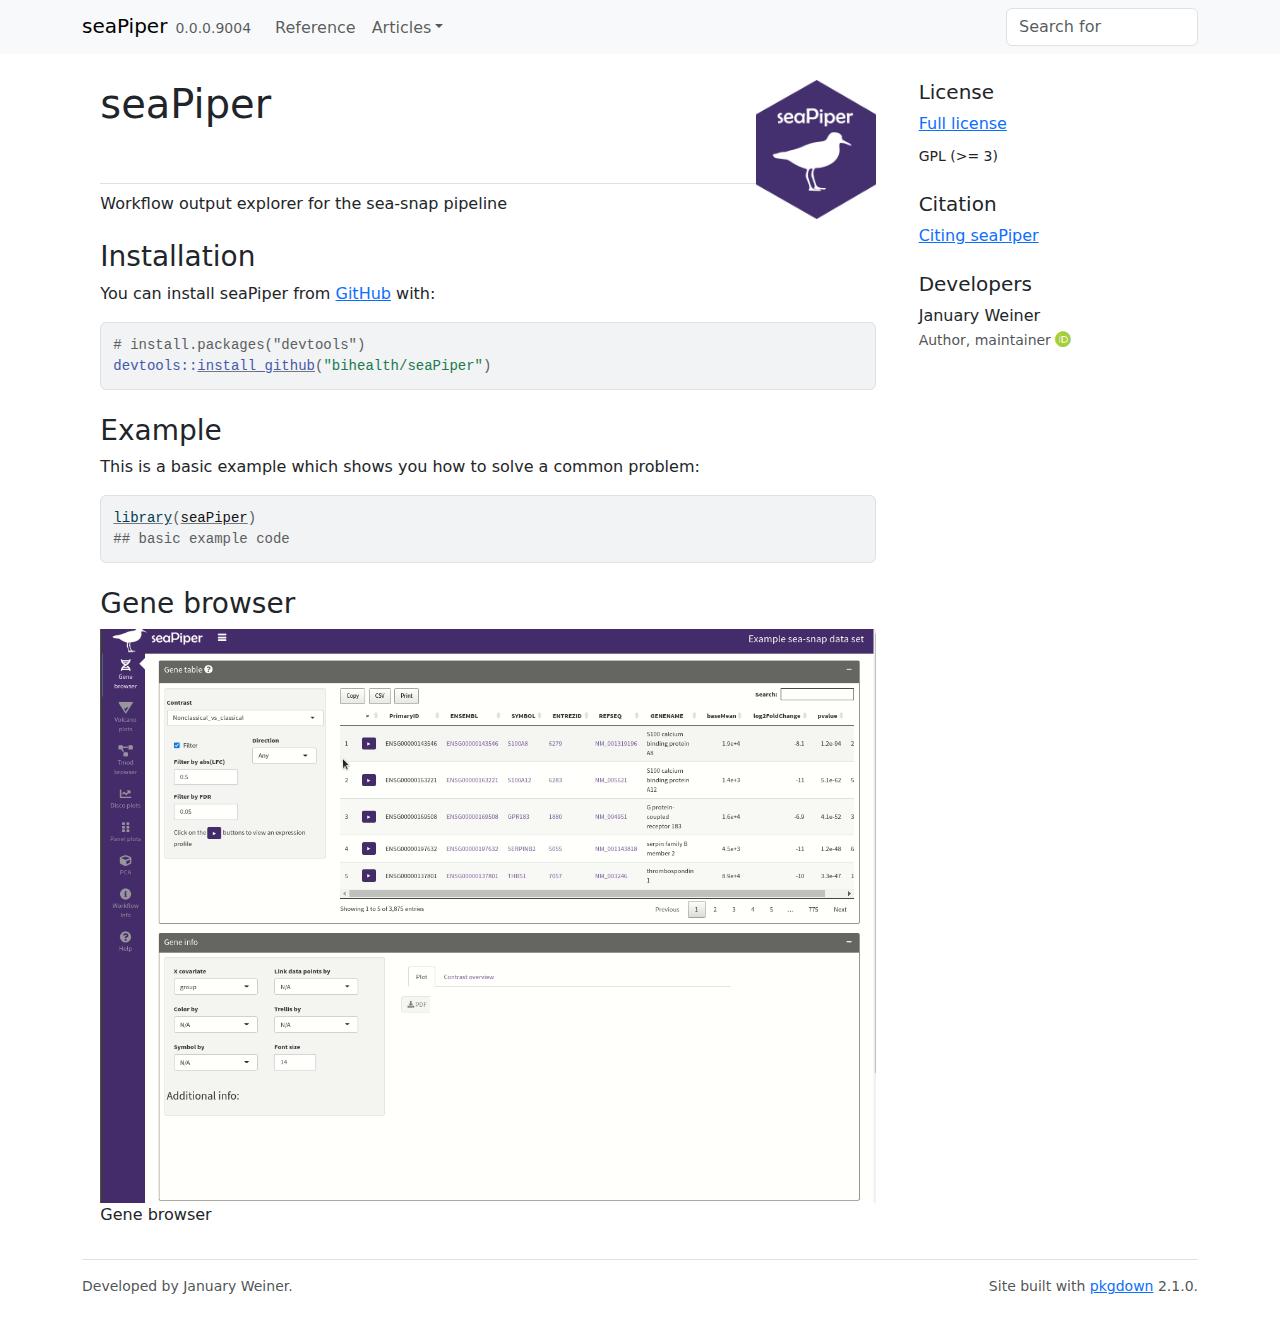
<file: docs/index.html>
<!DOCTYPE html>
<!-- Generated by pkgdown: do not edit by hand --><html lang="en">
<head>
<meta http-equiv="Content-Type" content="text/html; charset=UTF-8">
<meta charset="utf-8">
<meta http-equiv="X-UA-Compatible" content="IE=edge">
<meta name="viewport" content="width=device-width, initial-scale=1, shrink-to-fit=no">
<title>Workflow output explorer for the sea-snap pipeline • seaPiper</title>
<!-- favicons --><link rel="icon" type="image/png" sizes="16x16" href="favicon-16x16.png">
<link rel="icon" type="image/png" sizes="32x32" href="favicon-32x32.png">
<link rel="apple-touch-icon" type="image/png" sizes="180x180" href="apple-touch-icon.png">
<link rel="apple-touch-icon" type="image/png" sizes="120x120" href="apple-touch-icon-120x120.png">
<link rel="apple-touch-icon" type="image/png" sizes="76x76" href="apple-touch-icon-76x76.png">
<link rel="apple-touch-icon" type="image/png" sizes="60x60" href="apple-touch-icon-60x60.png">
<script src="deps/jquery-3.6.0/jquery-3.6.0.min.js"></script><meta name="viewport" content="width=device-width, initial-scale=1, shrink-to-fit=no">
<link href="deps/bootstrap-5.3.1/bootstrap.min.css" rel="stylesheet">
<script src="deps/bootstrap-5.3.1/bootstrap.bundle.min.js"></script><link href="deps/font-awesome-6.4.2/css/all.min.css" rel="stylesheet">
<link href="deps/font-awesome-6.4.2/css/v4-shims.min.css" rel="stylesheet">
<script src="deps/headroom-0.11.0/headroom.min.js"></script><script src="deps/headroom-0.11.0/jQuery.headroom.min.js"></script><script src="deps/bootstrap-toc-1.0.1/bootstrap-toc.min.js"></script><script src="deps/clipboard.js-2.0.11/clipboard.min.js"></script><script src="deps/search-1.0.0/autocomplete.jquery.min.js"></script><script src="deps/search-1.0.0/fuse.min.js"></script><script src="deps/search-1.0.0/mark.min.js"></script><!-- pkgdown --><script src="pkgdown.js"></script><meta property="og:title" content="Workflow output explorer for the sea-snap pipeline">
<meta name="description" content="Launch a shiny app for viewing / exploring the results of a differential expression analysis performed in sea-snap.">
<meta property="og:description" content="Launch a shiny app for viewing / exploring the results of a differential expression analysis performed in sea-snap.">
<meta property="og:image" content="https://bihealth.github.io/seaPiper/logo.png">
</head>
<body>
    <a href="#main" class="visually-hidden-focusable">Skip to contents</a>


    <nav class="navbar navbar-expand-lg fixed-top bg-light" data-bs-theme="light" aria-label="Site navigation"><div class="container">

    <a class="navbar-brand me-2" href="index.html">seaPiper</a>

    <small class="nav-text text-muted me-auto" data-bs-toggle="tooltip" data-bs-placement="bottom" title="">0.0.0.9004</small>


    <button class="navbar-toggler" type="button" data-bs-toggle="collapse" data-bs-target="#navbar" aria-controls="navbar" aria-expanded="false" aria-label="Toggle navigation">
      <span class="navbar-toggler-icon"></span>
    </button>

    <div id="navbar" class="collapse navbar-collapse ms-3">
      <ul class="navbar-nav me-auto">
<li class="nav-item"><a class="nav-link" href="reference/index.html">Reference</a></li>
<li class="nav-item dropdown">
  <button class="nav-link dropdown-toggle" type="button" id="dropdown-articles" data-bs-toggle="dropdown" aria-expanded="false" aria-haspopup="true">Articles</button>
  <ul class="dropdown-menu" aria-labelledby="dropdown-articles">
<li><a class="dropdown-item" href="articles/usage.html">seaPiper usage</a></li>
  </ul>
</li>
      </ul>
<ul class="navbar-nav">
<li class="nav-item"><form class="form-inline" role="search">
 <input class="form-control" type="search" name="search-input" id="search-input" autocomplete="off" aria-label="Search site" placeholder="Search for" data-search-index="search.json">
</form></li>
      </ul>
</div>


  </div>
</nav><div class="container template-home">
<div class="row">
  <main id="main" class="col-md-9"><div class="section level1">
<div class="page-header">
<img src="logo.png" class="logo" alt=""><h1 id="seapiper-">seaPiper <a class="anchor" aria-label="anchor" href="#seapiper-"></a>
</h1>
</div>
<p>Workflow output explorer for the sea-snap pipeline</p>
<!-- badges: start -->
<!-- badges: end -->
<div class="section level2">
<h2 id="installation">Installation<a class="anchor" aria-label="anchor" href="#installation"></a>
</h2>
<p>You can install seaPiper from <a href="https://github.com/" class="external-link">GitHub</a> with:</p>
<div class="sourceCode" id="cb1"><pre class="downlit sourceCode r">
<code class="sourceCode R"><span><span class="co"># install.packages("devtools")</span></span>
<span><span class="fu">devtools</span><span class="fu">::</span><span class="fu"><a href="https://remotes.r-lib.org/reference/install_github.html" class="external-link">install_github</a></span><span class="op">(</span><span class="st">"bihealth/seaPiper"</span><span class="op">)</span></span></code></pre></div>
</div>
<div class="section level2">
<h2 id="example">Example<a class="anchor" aria-label="anchor" href="#example"></a>
</h2>
<p>This is a basic example which shows you how to solve a common problem:</p>
<div class="sourceCode" id="cb2"><pre class="downlit sourceCode r">
<code class="sourceCode R"><span><span class="kw"><a href="https://rdrr.io/r/base/library.html" class="external-link">library</a></span><span class="op">(</span><span class="va"><a href="https://bihealth.github.io/seaPiper/">seaPiper</a></span><span class="op">)</span></span>
<span><span class="co">## basic example code</span></span></code></pre></div>
</div>
<div class="section level2">
<h2 id="gene-browser">Gene browser<a class="anchor" aria-label="anchor" href="#gene-browser"></a>
</h2>
<div class="figure">
<img src="reference/figures/gene_browser.gif" alt=""><p class="caption">Gene browser</p>
</div>
</div>
</div>
  </main><aside class="col-md-3"><div class="license">
<h2 data-toc-skip>License</h2>
<ul class="list-unstyled">
<li><a href="LICENSE.html">Full license</a></li>
<li><small>GPL (&gt;= 3)</small></li>
</ul>
</div>


<div class="citation">
<h2 data-toc-skip>Citation</h2>
<ul class="list-unstyled">
<li><a href="authors.html#citation">Citing seaPiper</a></li>
</ul>
</div>

<div class="developers">
<h2 data-toc-skip>Developers</h2>
<ul class="list-unstyled">
<li>January Weiner <br><small class="roles"> Author, maintainer </small> <a href="https://orcid.org/0000-0003-1438-7819" target="orcid.widget" aria-label="ORCID" class="external-link"><span class="fab fa-orcid orcid" aria-hidden="true"></span></a> </li>
</ul>
</div>



  </aside>
</div>


    <footer><div class="pkgdown-footer-left">
  <p>Developed by January Weiner.</p>
</div>

<div class="pkgdown-footer-right">
  <p>Site built with <a href="https://pkgdown.r-lib.org/" class="external-link">pkgdown</a> 2.1.0.</p>
</div>

    </footer>
</div>





  </body>
</html>
</file>
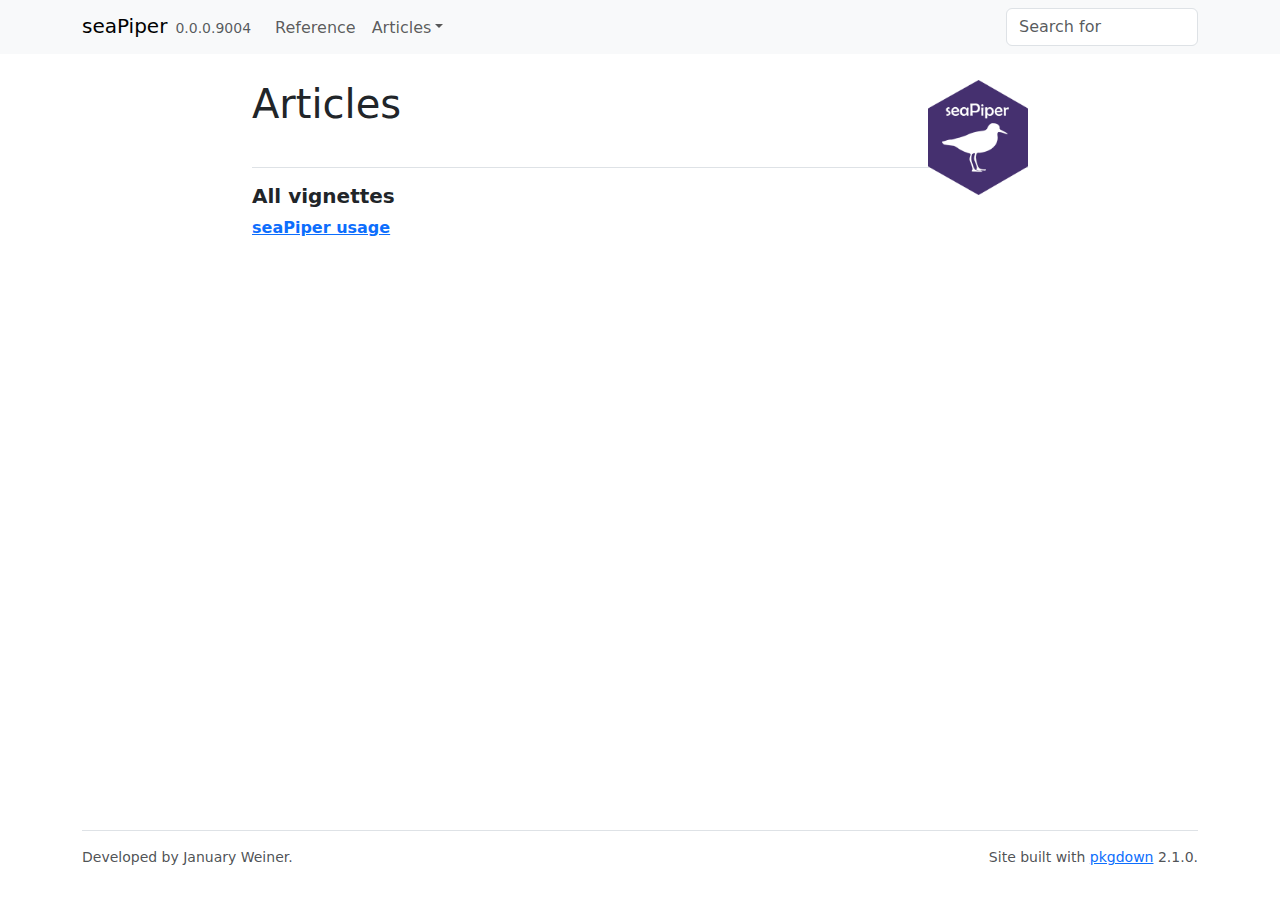
<file: docs/articles/index.html>
<!DOCTYPE html>
<!-- Generated by pkgdown: do not edit by hand --><html lang="en"><head><meta http-equiv="Content-Type" content="text/html; charset=UTF-8"><meta charset="utf-8"><meta http-equiv="X-UA-Compatible" content="IE=edge"><meta name="viewport" content="width=device-width, initial-scale=1, shrink-to-fit=no"><title>Articles • seaPiper</title><!-- favicons --><link rel="icon" type="image/png" sizes="16x16" href="../favicon-16x16.png"><link rel="icon" type="image/png" sizes="32x32" href="../favicon-32x32.png"><link rel="apple-touch-icon" type="image/png" sizes="180x180" href="../apple-touch-icon.png"><link rel="apple-touch-icon" type="image/png" sizes="120x120" href="../apple-touch-icon-120x120.png"><link rel="apple-touch-icon" type="image/png" sizes="76x76" href="../apple-touch-icon-76x76.png"><link rel="apple-touch-icon" type="image/png" sizes="60x60" href="../apple-touch-icon-60x60.png"><script src="../deps/jquery-3.6.0/jquery-3.6.0.min.js"></script><meta name="viewport" content="width=device-width, initial-scale=1, shrink-to-fit=no"><link href="../deps/bootstrap-5.3.1/bootstrap.min.css" rel="stylesheet"><script src="../deps/bootstrap-5.3.1/bootstrap.bundle.min.js"></script><link href="../deps/font-awesome-6.4.2/css/all.min.css" rel="stylesheet"><link href="../deps/font-awesome-6.4.2/css/v4-shims.min.css" rel="stylesheet"><script src="../deps/headroom-0.11.0/headroom.min.js"></script><script src="../deps/headroom-0.11.0/jQuery.headroom.min.js"></script><script src="../deps/bootstrap-toc-1.0.1/bootstrap-toc.min.js"></script><script src="../deps/clipboard.js-2.0.11/clipboard.min.js"></script><script src="../deps/search-1.0.0/autocomplete.jquery.min.js"></script><script src="../deps/search-1.0.0/fuse.min.js"></script><script src="../deps/search-1.0.0/mark.min.js"></script><!-- pkgdown --><script src="../pkgdown.js"></script><meta property="og:title" content="Articles"><meta property="og:image" content="https://bihealth.github.io/seaPiper/logo.png"></head><body>
    <a href="#main" class="visually-hidden-focusable">Skip to contents</a>


    <nav class="navbar navbar-expand-lg fixed-top bg-light" data-bs-theme="light" aria-label="Site navigation"><div class="container">

    <a class="navbar-brand me-2" href="../index.html">seaPiper</a>

    <small class="nav-text text-muted me-auto" data-bs-toggle="tooltip" data-bs-placement="bottom" title="">0.0.0.9004</small>


    <button class="navbar-toggler" type="button" data-bs-toggle="collapse" data-bs-target="#navbar" aria-controls="navbar" aria-expanded="false" aria-label="Toggle navigation">
      <span class="navbar-toggler-icon"></span>
    </button>

    <div id="navbar" class="collapse navbar-collapse ms-3">
      <ul class="navbar-nav me-auto"><li class="nav-item"><a class="nav-link" href="../reference/index.html">Reference</a></li>
<li class="nav-item dropdown">
  <button class="nav-link dropdown-toggle" type="button" id="dropdown-articles" data-bs-toggle="dropdown" aria-expanded="false" aria-haspopup="true">Articles</button>
  <ul class="dropdown-menu" aria-labelledby="dropdown-articles"><li><a class="dropdown-item" href="../articles/usage.html">seaPiper usage</a></li>
  </ul></li>
      </ul><ul class="navbar-nav"><li class="nav-item"><form class="form-inline" role="search">
 <input class="form-control" type="search" name="search-input" id="search-input" autocomplete="off" aria-label="Search site" placeholder="Search for" data-search-index="../search.json"></form></li>
      </ul></div>


  </div>
</nav><div class="container template-article-index">
<div class="row">
  <main id="main" class="col-md-9"><div class="page-header">
      <img src="../logo.png" class="logo" alt=""><h1>Articles</h1>
    </div>

    <div class="section ">
      <h3>All vignettes</h3>
      <div class="section-desc"></div>

      <dl><dt><a href="usage.html">seaPiper usage</a></dt>
        <dd>
      </dd></dl></div>
  </main></div>


    <footer><div class="pkgdown-footer-left">
  <p>Developed by January Weiner.</p>
</div>

<div class="pkgdown-footer-right">
  <p>Site built with <a href="https://pkgdown.r-lib.org/" class="external-link">pkgdown</a> 2.1.0.</p>
</div>

    </footer></div>





  </body></html>
</file>
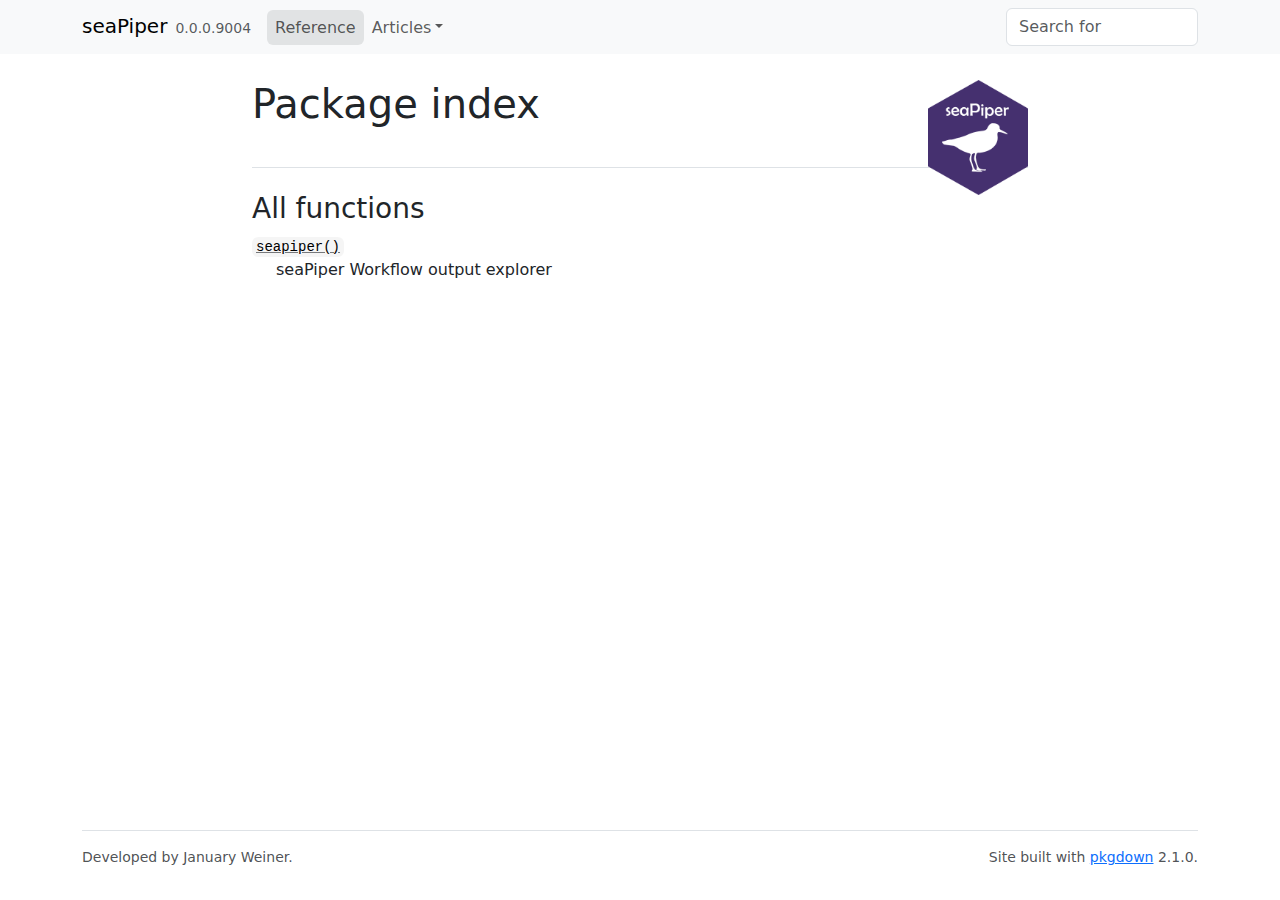
<file: docs/reference/index.html>
<!DOCTYPE html>
<!-- Generated by pkgdown: do not edit by hand --><html lang="en"><head><meta http-equiv="Content-Type" content="text/html; charset=UTF-8"><meta charset="utf-8"><meta http-equiv="X-UA-Compatible" content="IE=edge"><meta name="viewport" content="width=device-width, initial-scale=1, shrink-to-fit=no"><title>Package index • seaPiper</title><!-- favicons --><link rel="icon" type="image/png" sizes="16x16" href="../favicon-16x16.png"><link rel="icon" type="image/png" sizes="32x32" href="../favicon-32x32.png"><link rel="apple-touch-icon" type="image/png" sizes="180x180" href="../apple-touch-icon.png"><link rel="apple-touch-icon" type="image/png" sizes="120x120" href="../apple-touch-icon-120x120.png"><link rel="apple-touch-icon" type="image/png" sizes="76x76" href="../apple-touch-icon-76x76.png"><link rel="apple-touch-icon" type="image/png" sizes="60x60" href="../apple-touch-icon-60x60.png"><script src="../deps/jquery-3.6.0/jquery-3.6.0.min.js"></script><meta name="viewport" content="width=device-width, initial-scale=1, shrink-to-fit=no"><link href="../deps/bootstrap-5.3.1/bootstrap.min.css" rel="stylesheet"><script src="../deps/bootstrap-5.3.1/bootstrap.bundle.min.js"></script><link href="../deps/font-awesome-6.4.2/css/all.min.css" rel="stylesheet"><link href="../deps/font-awesome-6.4.2/css/v4-shims.min.css" rel="stylesheet"><script src="../deps/headroom-0.11.0/headroom.min.js"></script><script src="../deps/headroom-0.11.0/jQuery.headroom.min.js"></script><script src="../deps/bootstrap-toc-1.0.1/bootstrap-toc.min.js"></script><script src="../deps/clipboard.js-2.0.11/clipboard.min.js"></script><script src="../deps/search-1.0.0/autocomplete.jquery.min.js"></script><script src="../deps/search-1.0.0/fuse.min.js"></script><script src="../deps/search-1.0.0/mark.min.js"></script><!-- pkgdown --><script src="../pkgdown.js"></script><meta property="og:title" content="Package index"><meta property="og:image" content="https://bihealth.github.io/seaPiper/logo.png"></head><body>
    <a href="#main" class="visually-hidden-focusable">Skip to contents</a>


    <nav class="navbar navbar-expand-lg fixed-top bg-light" data-bs-theme="light" aria-label="Site navigation"><div class="container">

    <a class="navbar-brand me-2" href="../index.html">seaPiper</a>

    <small class="nav-text text-muted me-auto" data-bs-toggle="tooltip" data-bs-placement="bottom" title="">0.0.0.9004</small>


    <button class="navbar-toggler" type="button" data-bs-toggle="collapse" data-bs-target="#navbar" aria-controls="navbar" aria-expanded="false" aria-label="Toggle navigation">
      <span class="navbar-toggler-icon"></span>
    </button>

    <div id="navbar" class="collapse navbar-collapse ms-3">
      <ul class="navbar-nav me-auto"><li class="active nav-item"><a class="nav-link" href="../reference/index.html">Reference</a></li>
<li class="nav-item dropdown">
  <button class="nav-link dropdown-toggle" type="button" id="dropdown-articles" data-bs-toggle="dropdown" aria-expanded="false" aria-haspopup="true">Articles</button>
  <ul class="dropdown-menu" aria-labelledby="dropdown-articles"><li><a class="dropdown-item" href="../articles/usage.html">seaPiper usage</a></li>
  </ul></li>
      </ul><ul class="navbar-nav"><li class="nav-item"><form class="form-inline" role="search">
 <input class="form-control" type="search" name="search-input" id="search-input" autocomplete="off" aria-label="Search site" placeholder="Search for" data-search-index="../search.json"></form></li>
      </ul></div>


  </div>
</nav><div class="container template-reference-index">
<div class="row">
  <main id="main" class="col-md-9"><div class="page-header">
      <img src="../logo.png" class="logo" alt=""><h1>Package index</h1>
    </div>

    <div class="section level2">
      <h2 id="all-functions">All functions<a class="anchor" aria-label="anchor" href="#all-functions"></a></h2>




    </div><div class="section level2">




      <dl><dt>

          <code><a href="seapiper.html">seapiper()</a></code>

        </dt>
        <dd>seaPiper Workflow output explorer</dd>
      </dl></div>
  </main></div>


    <footer><div class="pkgdown-footer-left">
  <p>Developed by January Weiner.</p>
</div>

<div class="pkgdown-footer-right">
  <p>Site built with <a href="https://pkgdown.r-lib.org/" class="external-link">pkgdown</a> 2.1.0.</p>
</div>

    </footer></div>





  </body></html>
</file>
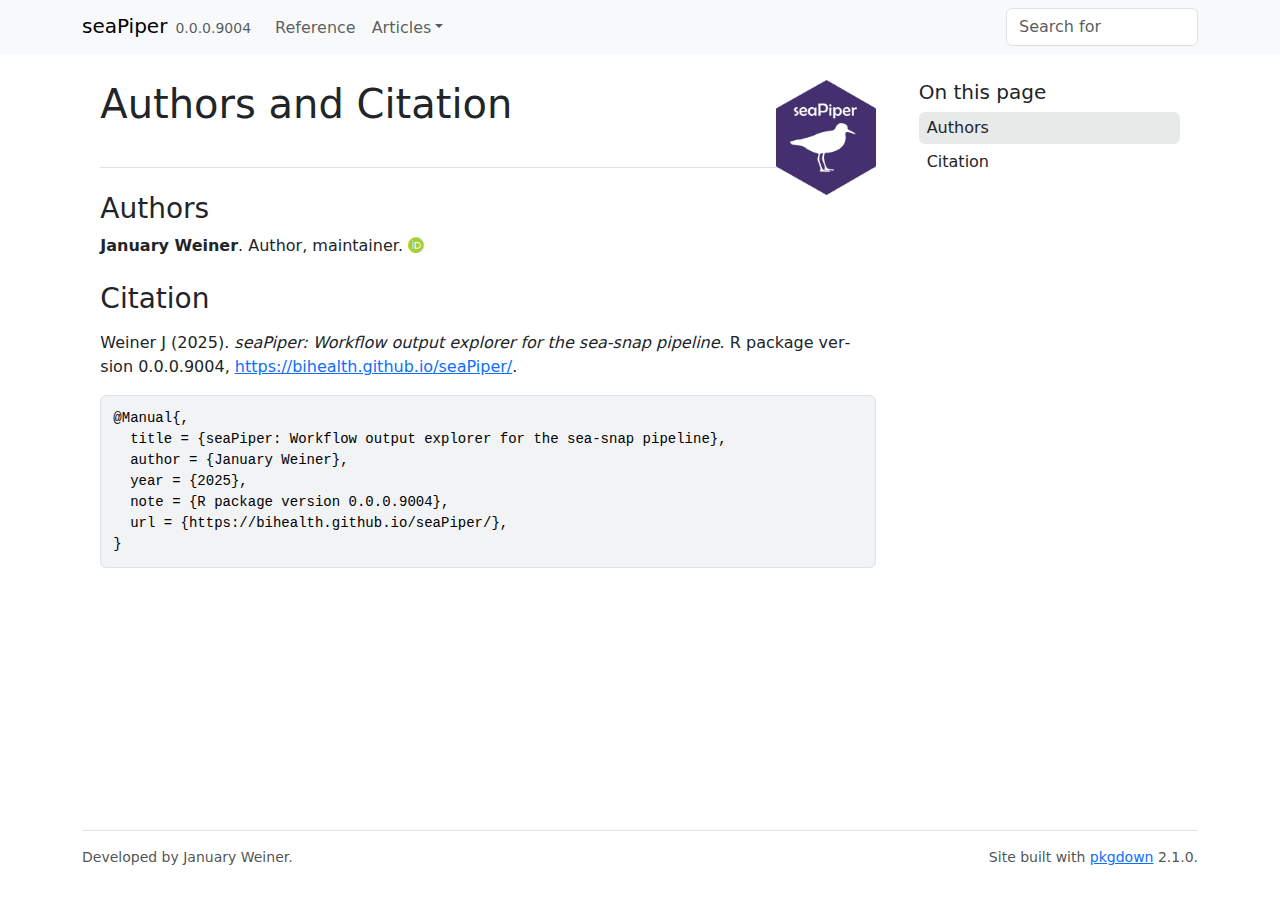
<file: docs/authors.html>
<!DOCTYPE html>
<!-- Generated by pkgdown: do not edit by hand --><html lang="en"><head><meta http-equiv="Content-Type" content="text/html; charset=UTF-8"><meta charset="utf-8"><meta http-equiv="X-UA-Compatible" content="IE=edge"><meta name="viewport" content="width=device-width, initial-scale=1, shrink-to-fit=no"><title>Authors and Citation • seaPiper</title><!-- favicons --><link rel="icon" type="image/png" sizes="16x16" href="favicon-16x16.png"><link rel="icon" type="image/png" sizes="32x32" href="favicon-32x32.png"><link rel="apple-touch-icon" type="image/png" sizes="180x180" href="apple-touch-icon.png"><link rel="apple-touch-icon" type="image/png" sizes="120x120" href="apple-touch-icon-120x120.png"><link rel="apple-touch-icon" type="image/png" sizes="76x76" href="apple-touch-icon-76x76.png"><link rel="apple-touch-icon" type="image/png" sizes="60x60" href="apple-touch-icon-60x60.png"><script src="deps/jquery-3.6.0/jquery-3.6.0.min.js"></script><meta name="viewport" content="width=device-width, initial-scale=1, shrink-to-fit=no"><link href="deps/bootstrap-5.3.1/bootstrap.min.css" rel="stylesheet"><script src="deps/bootstrap-5.3.1/bootstrap.bundle.min.js"></script><link href="deps/font-awesome-6.4.2/css/all.min.css" rel="stylesheet"><link href="deps/font-awesome-6.4.2/css/v4-shims.min.css" rel="stylesheet"><script src="deps/headroom-0.11.0/headroom.min.js"></script><script src="deps/headroom-0.11.0/jQuery.headroom.min.js"></script><script src="deps/bootstrap-toc-1.0.1/bootstrap-toc.min.js"></script><script src="deps/clipboard.js-2.0.11/clipboard.min.js"></script><script src="deps/search-1.0.0/autocomplete.jquery.min.js"></script><script src="deps/search-1.0.0/fuse.min.js"></script><script src="deps/search-1.0.0/mark.min.js"></script><!-- pkgdown --><script src="pkgdown.js"></script><meta property="og:title" content="Authors and Citation"><meta property="og:image" content="https://bihealth.github.io/seaPiper/logo.png"></head><body>
    <a href="#main" class="visually-hidden-focusable">Skip to contents</a>


    <nav class="navbar navbar-expand-lg fixed-top bg-light" data-bs-theme="light" aria-label="Site navigation"><div class="container">

    <a class="navbar-brand me-2" href="index.html">seaPiper</a>

    <small class="nav-text text-muted me-auto" data-bs-toggle="tooltip" data-bs-placement="bottom" title="">0.0.0.9004</small>


    <button class="navbar-toggler" type="button" data-bs-toggle="collapse" data-bs-target="#navbar" aria-controls="navbar" aria-expanded="false" aria-label="Toggle navigation">
      <span class="navbar-toggler-icon"></span>
    </button>

    <div id="navbar" class="collapse navbar-collapse ms-3">
      <ul class="navbar-nav me-auto"><li class="nav-item"><a class="nav-link" href="reference/index.html">Reference</a></li>
<li class="nav-item dropdown">
  <button class="nav-link dropdown-toggle" type="button" id="dropdown-articles" data-bs-toggle="dropdown" aria-expanded="false" aria-haspopup="true">Articles</button>
  <ul class="dropdown-menu" aria-labelledby="dropdown-articles"><li><a class="dropdown-item" href="articles/usage.html">seaPiper usage</a></li>
  </ul></li>
      </ul><ul class="navbar-nav"><li class="nav-item"><form class="form-inline" role="search">
 <input class="form-control" type="search" name="search-input" id="search-input" autocomplete="off" aria-label="Search site" placeholder="Search for" data-search-index="search.json"></form></li>
      </ul></div>


  </div>
</nav><div class="container template-citation-authors">
<div class="row">
  <main id="main" class="col-md-9"><div class="page-header">
      <img src="logo.png" class="logo" alt=""><h1>Authors and Citation</h1>
    </div>

    <div class="section level2">
      <h2>Authors</h2>

      <ul class="list-unstyled"><li>
          <p><strong>January Weiner</strong>. Author, maintainer. <a href="https://orcid.org/0000-0003-1438-7819" target="orcid.widget" aria-label="ORCID" class="external-link"><span class="fab fa-orcid orcid" aria-hidden="true"></span></a>
          </p>
        </li>
      </ul></div>

    <div class="section level2">
      <h2 id="citation">Citation</h2>
      <p></p>

      <p>Weiner J (2025).
<em>seaPiper: Workflow output explorer for the sea-snap pipeline</em>.
R package version 0.0.0.9004, <a href="https://bihealth.github.io/seaPiper/">https://bihealth.github.io/seaPiper/</a>.
</p>
      <pre>@Manual{,
  title = {seaPiper: Workflow output explorer for the sea-snap pipeline},
  author = {January Weiner},
  year = {2025},
  note = {R package version 0.0.0.9004},
  url = {https://bihealth.github.io/seaPiper/},
}</pre>
    </div>

  </main><aside class="col-md-3"><nav id="toc" aria-label="Table of contents"><h2>On this page</h2>
    </nav></aside></div>


    <footer><div class="pkgdown-footer-left">
  <p>Developed by January Weiner.</p>
</div>

<div class="pkgdown-footer-right">
  <p>Site built with <a href="https://pkgdown.r-lib.org/" class="external-link">pkgdown</a> 2.1.0.</p>
</div>

    </footer></div>





  </body></html>
</file>
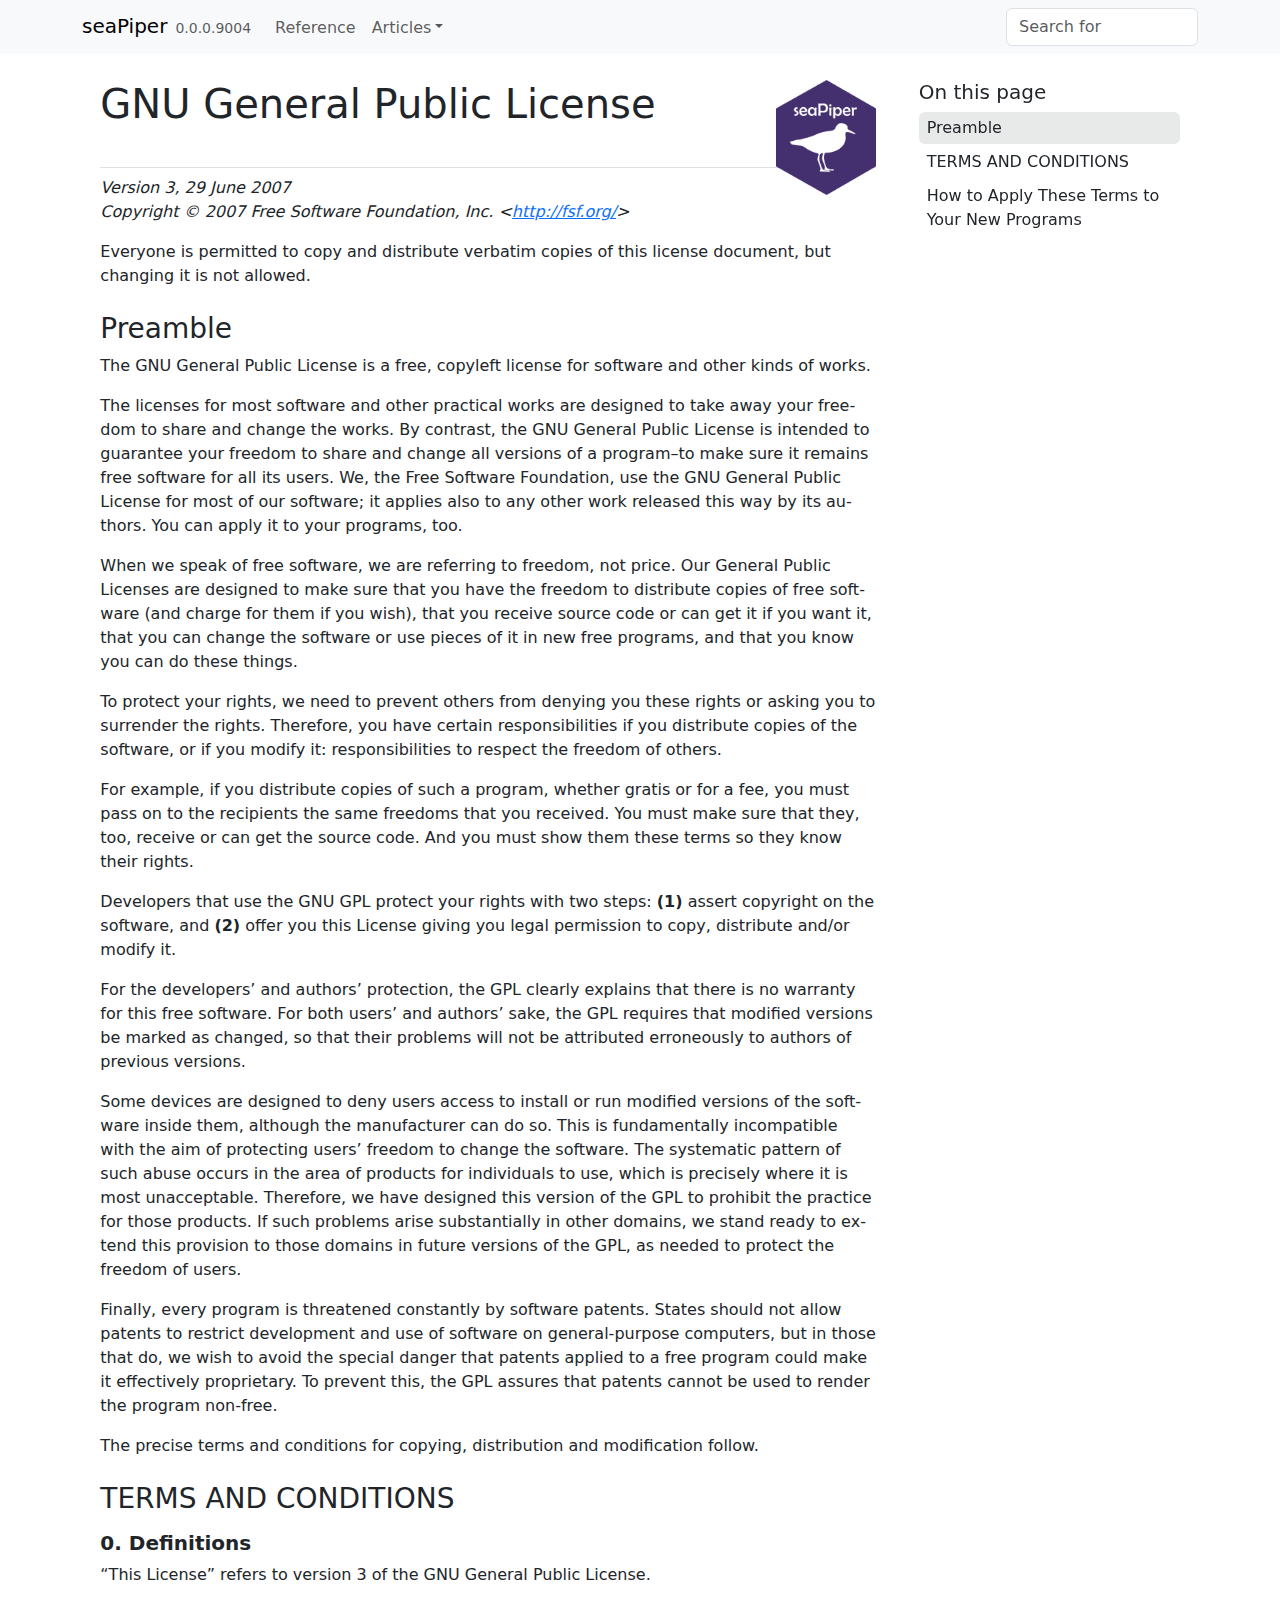
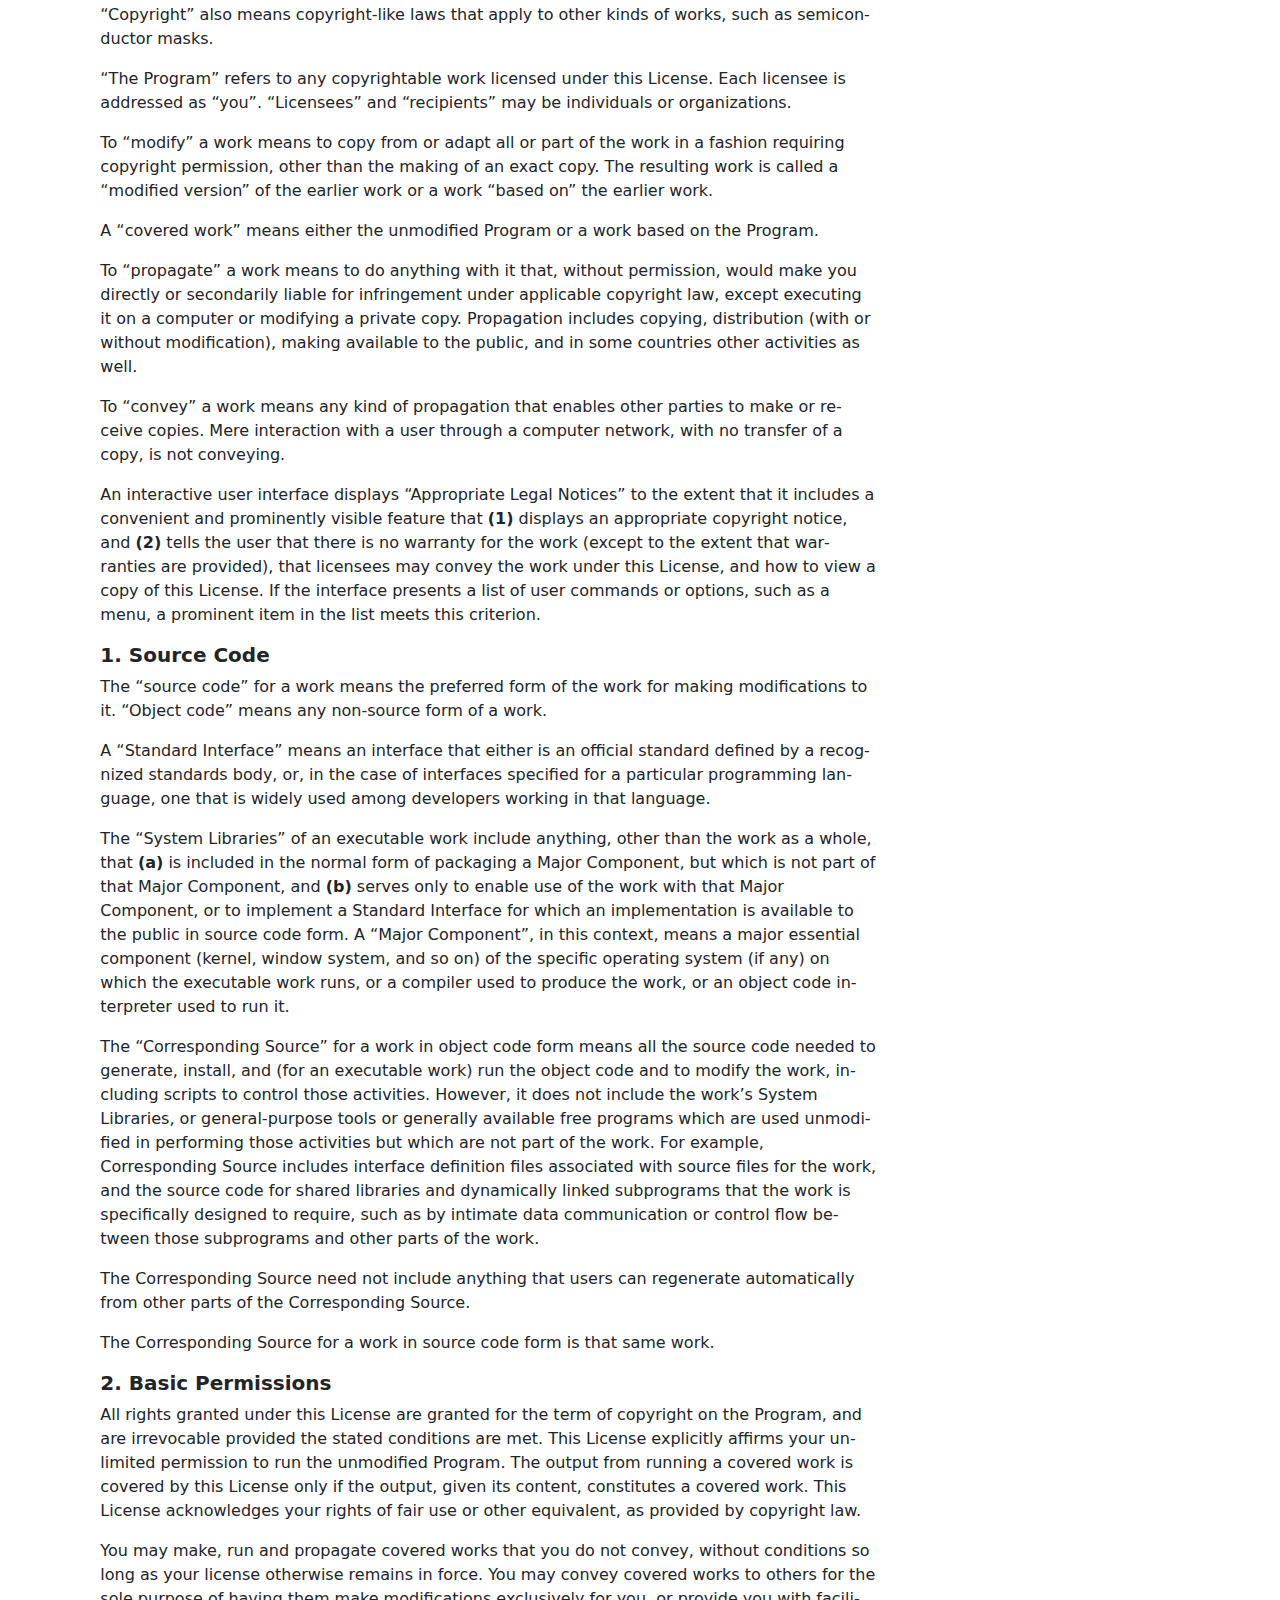
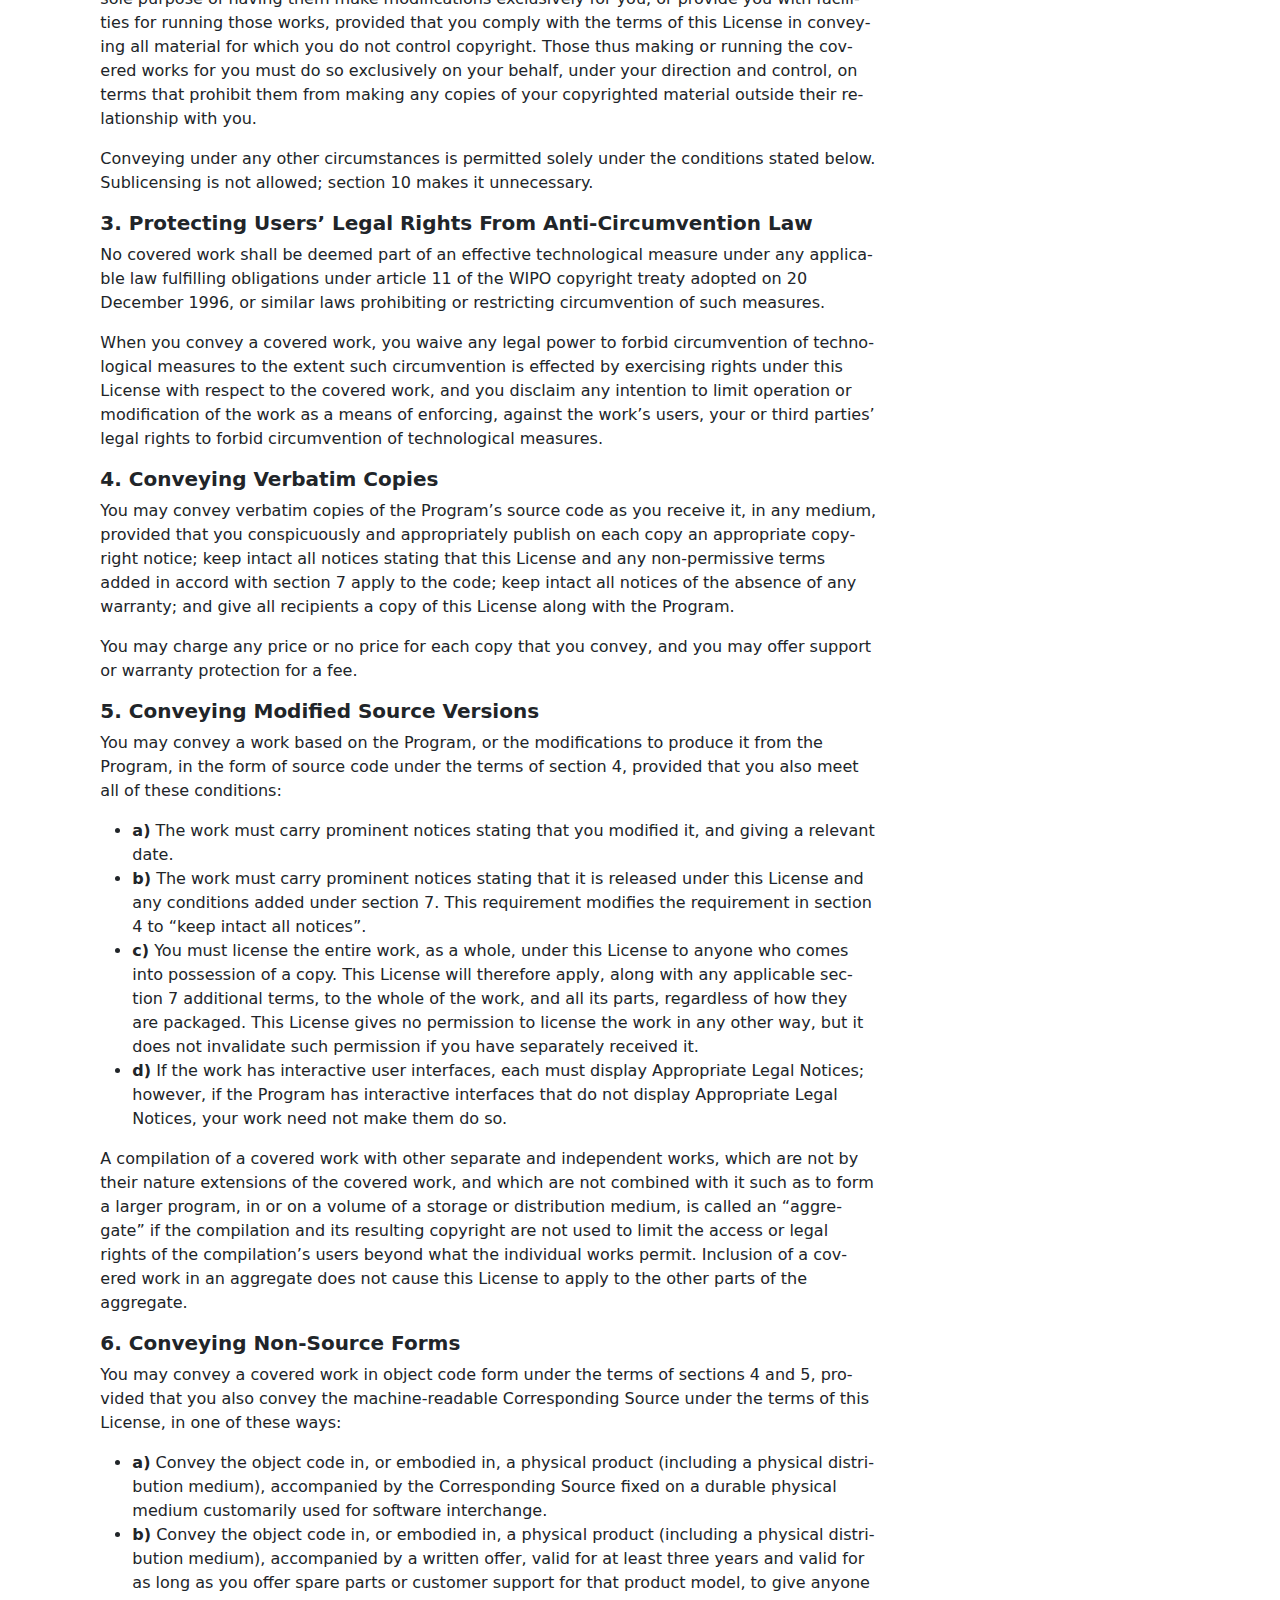
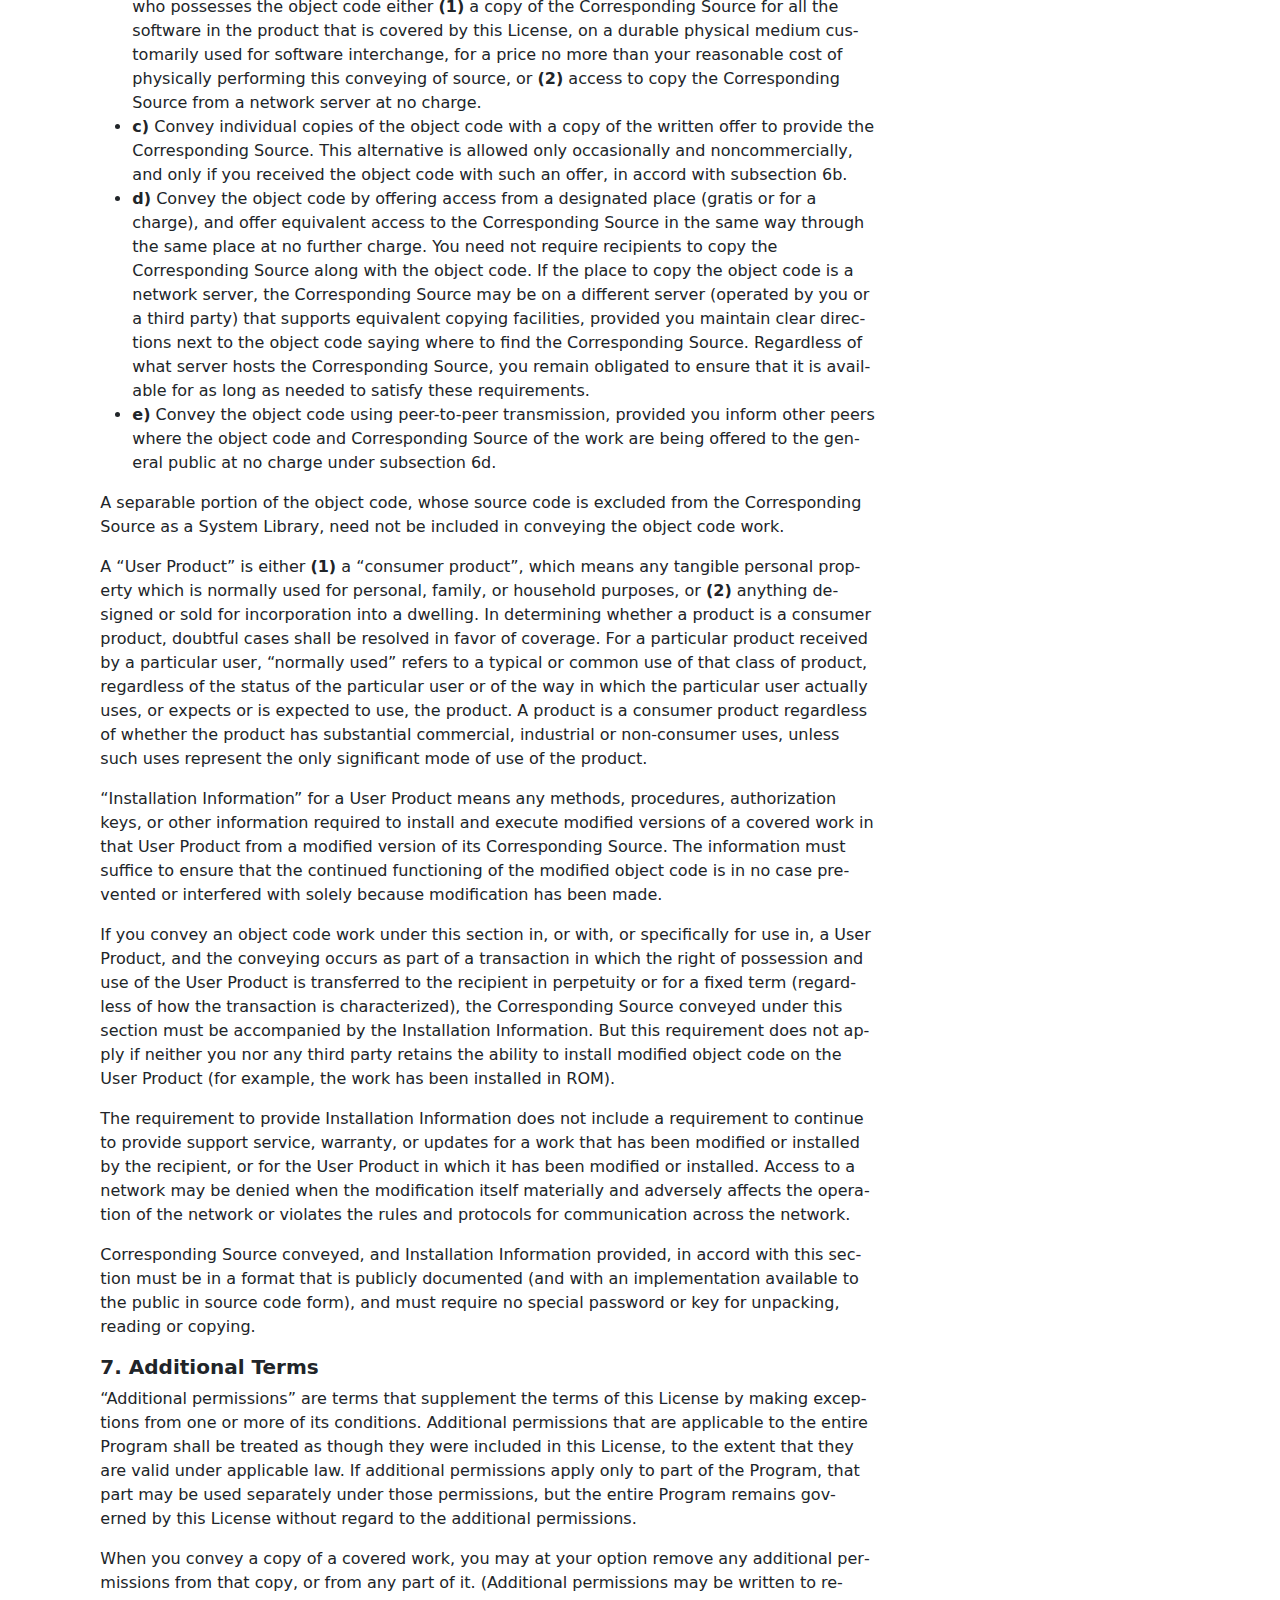
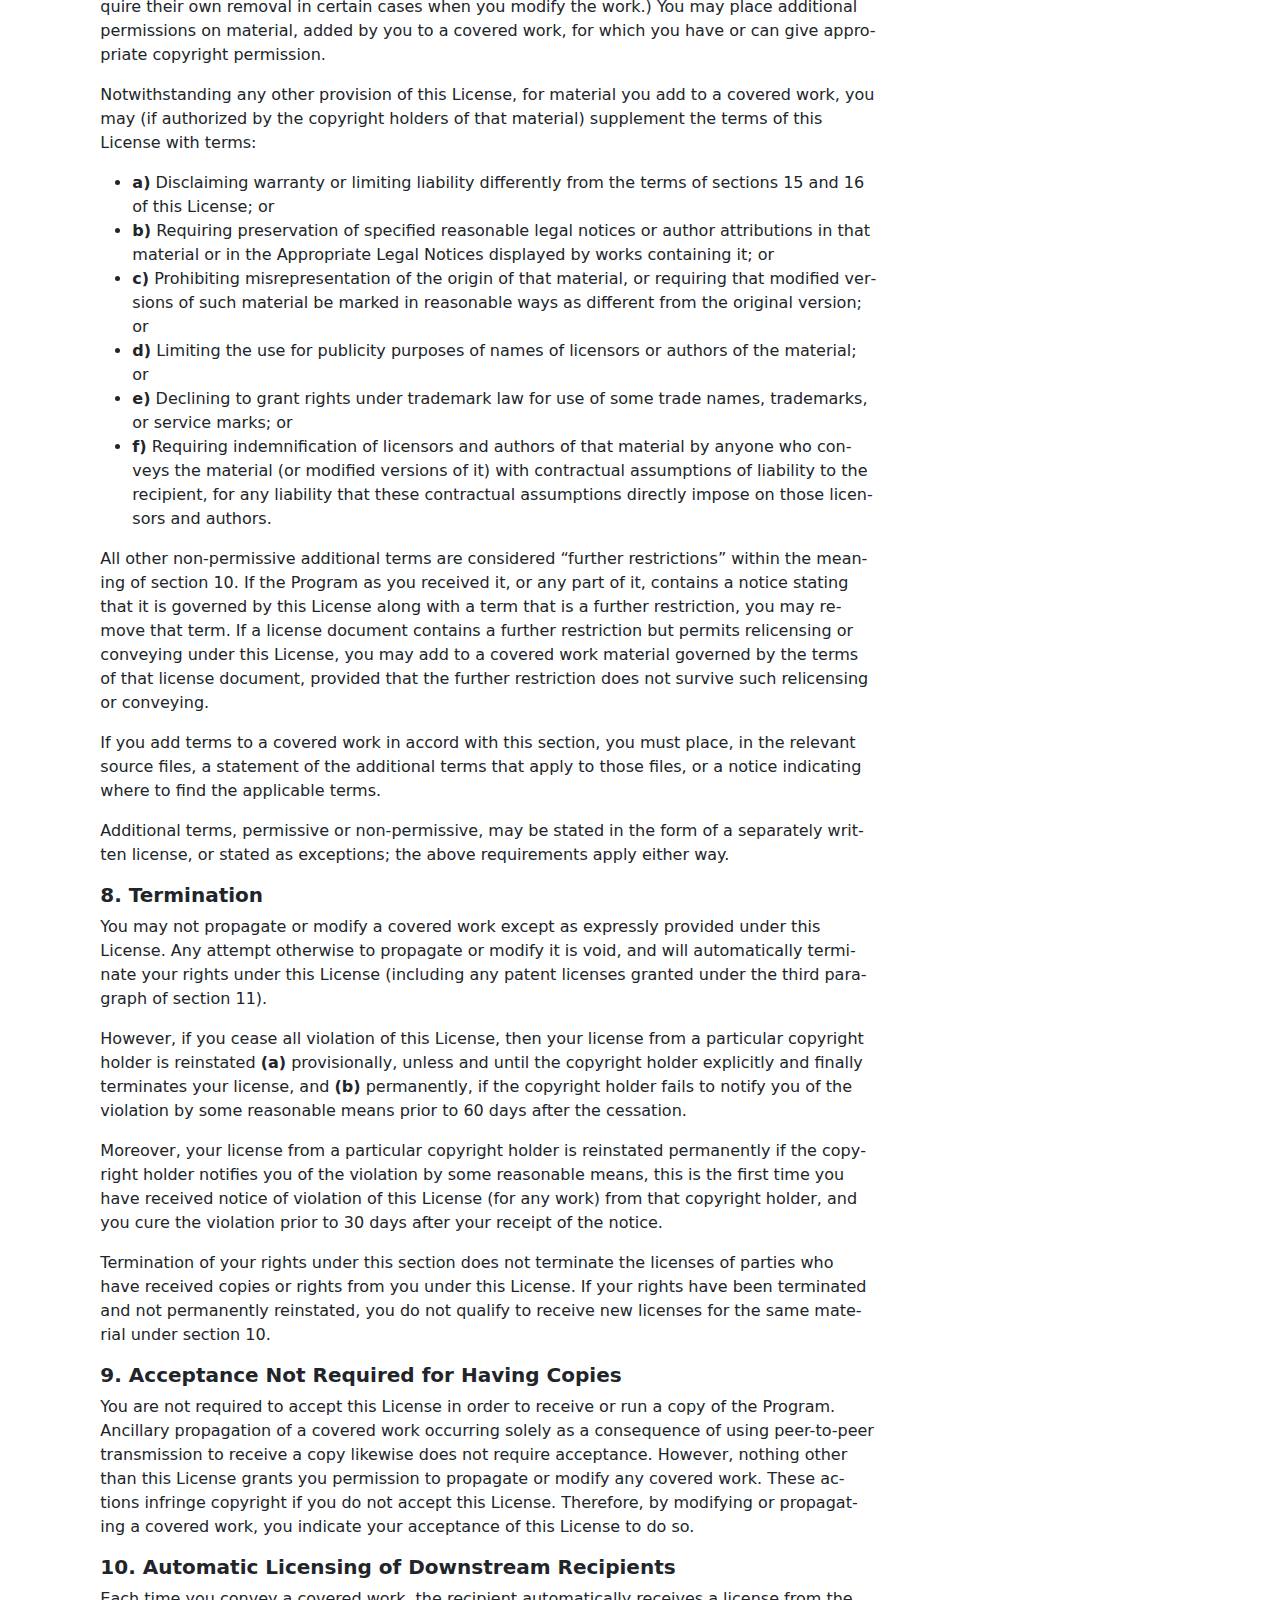
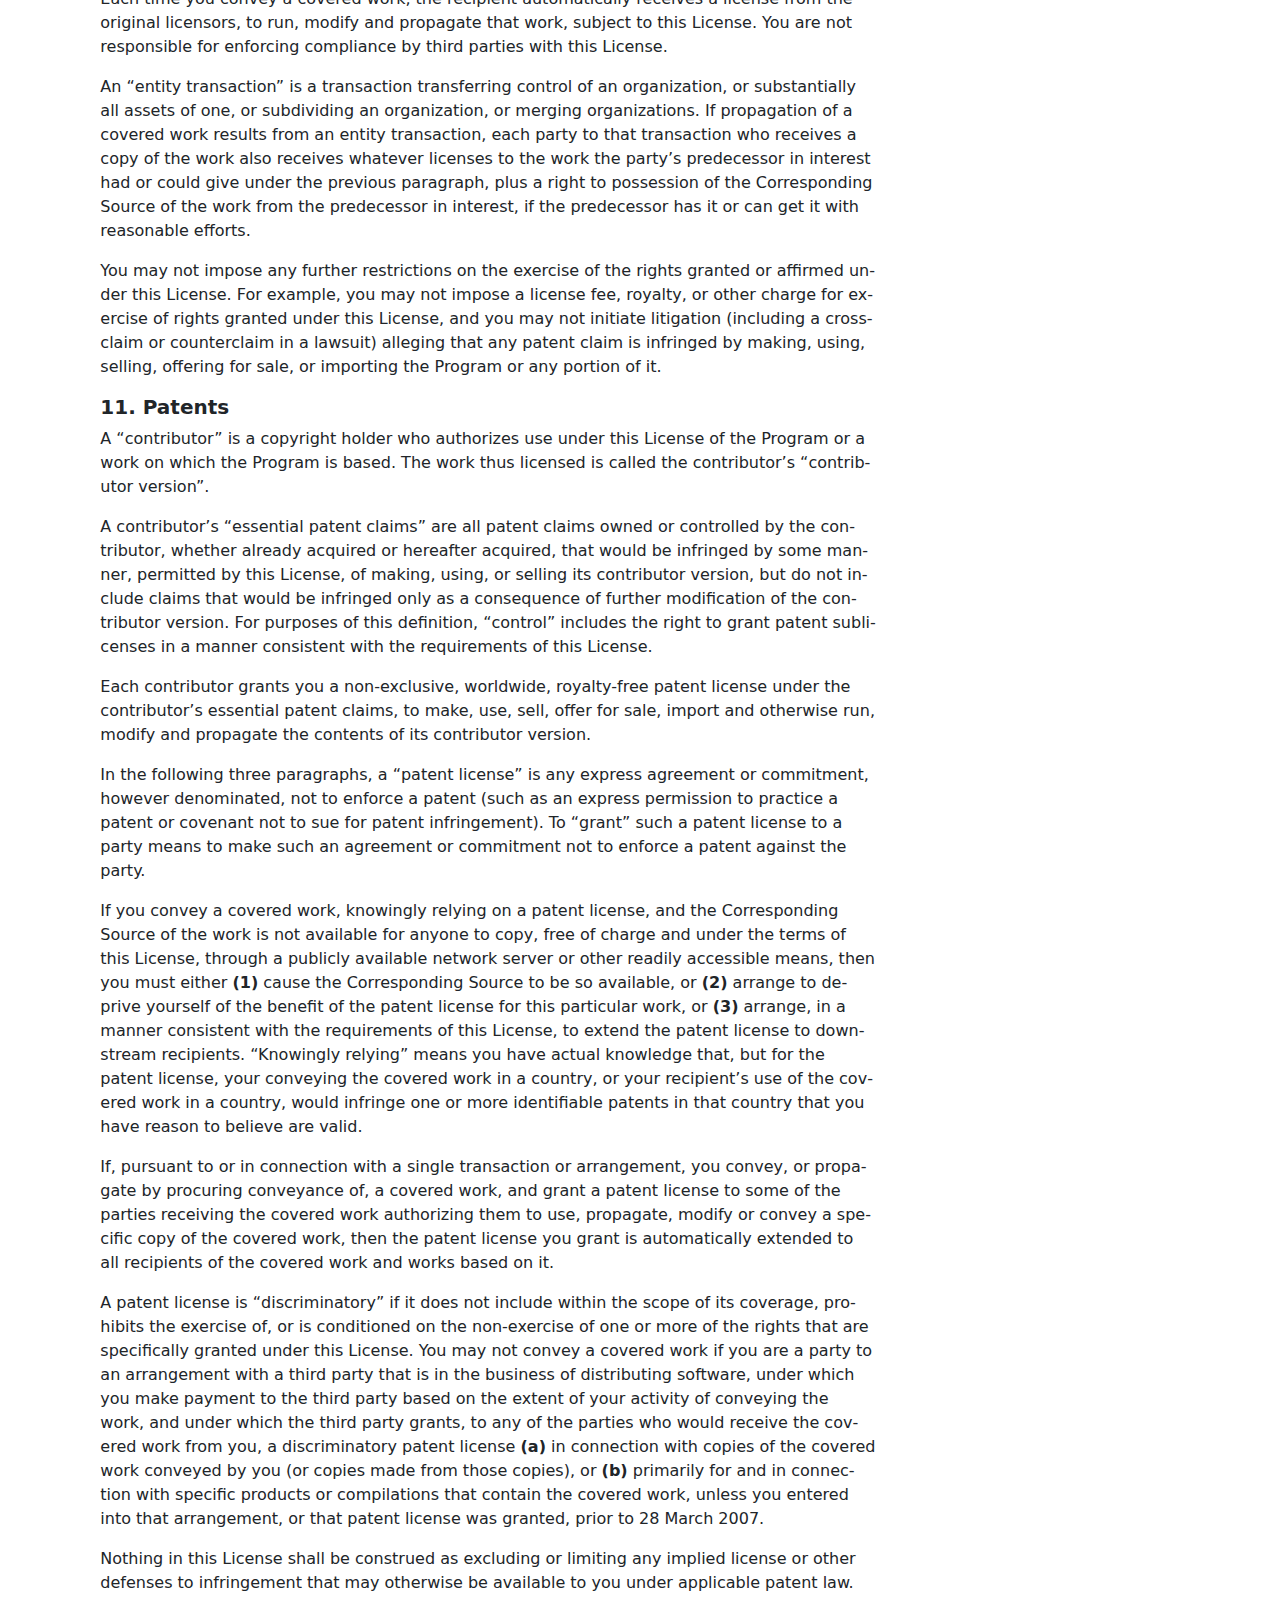
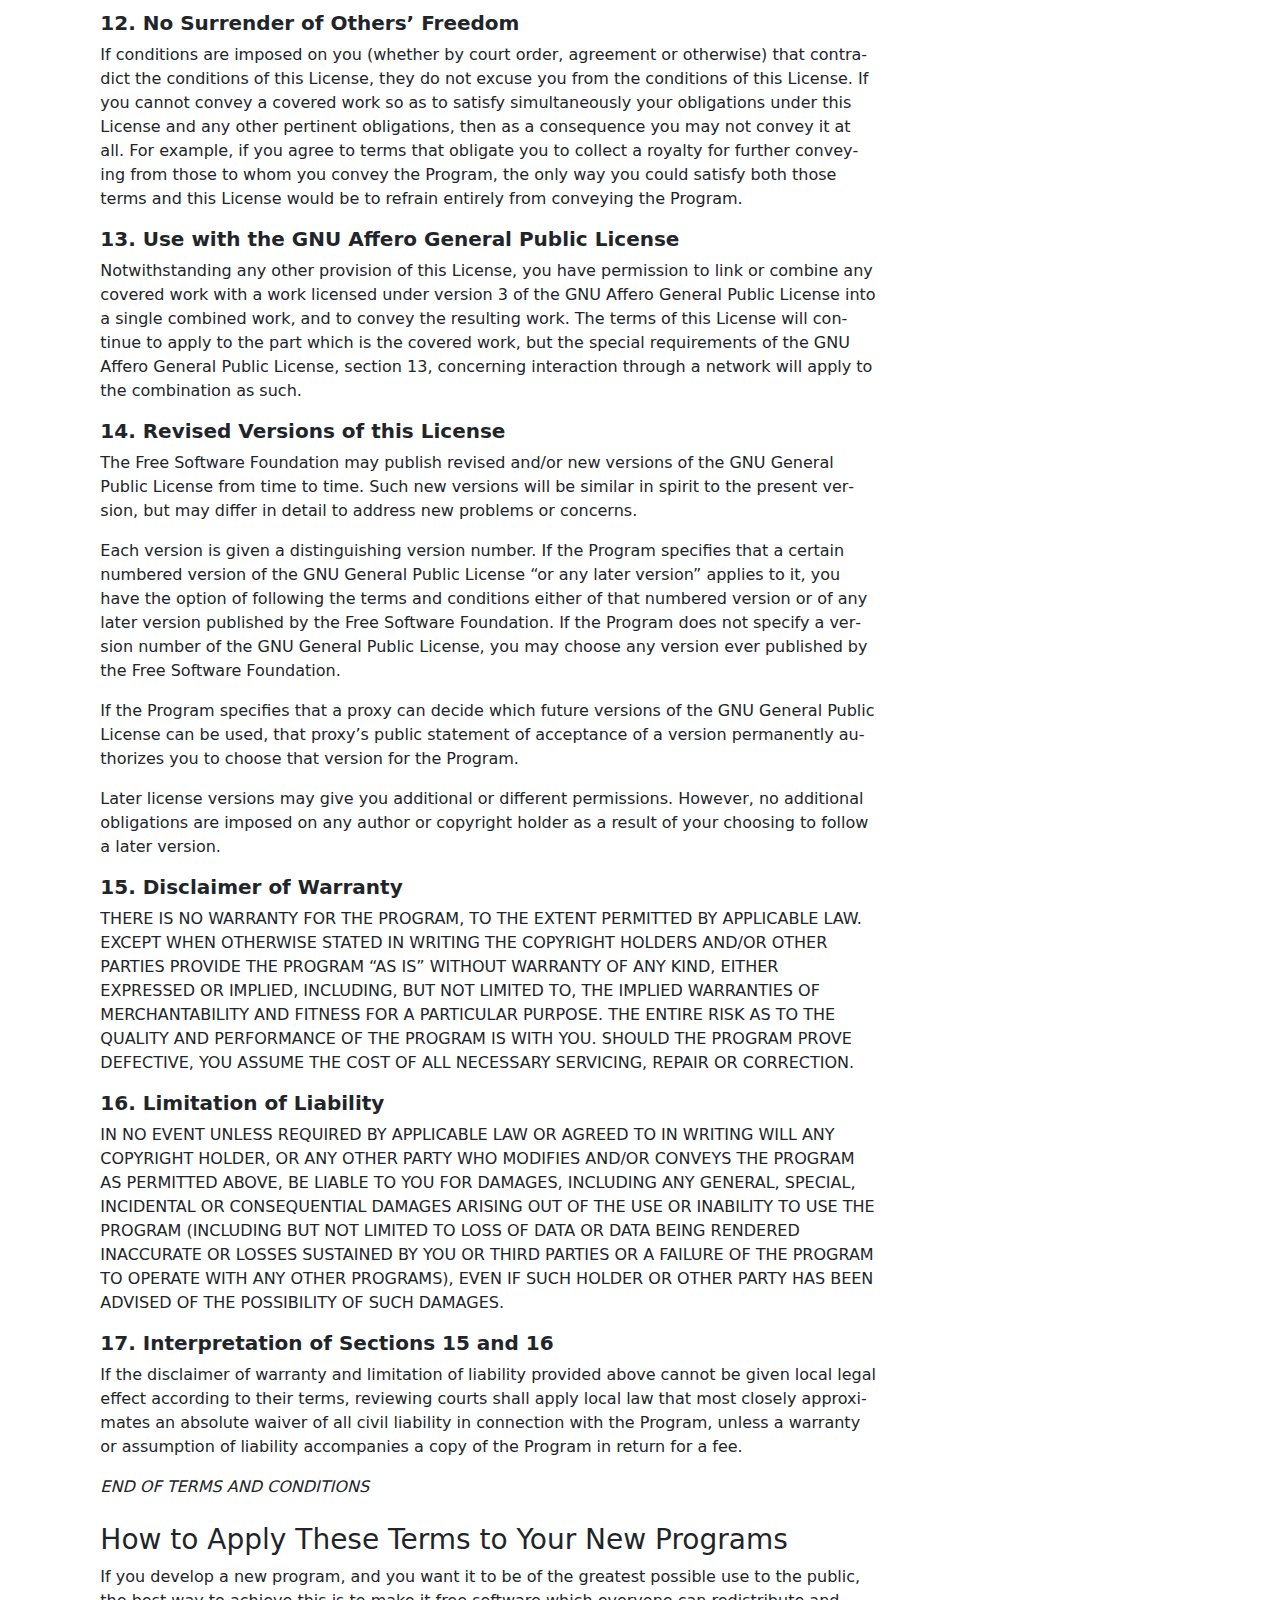
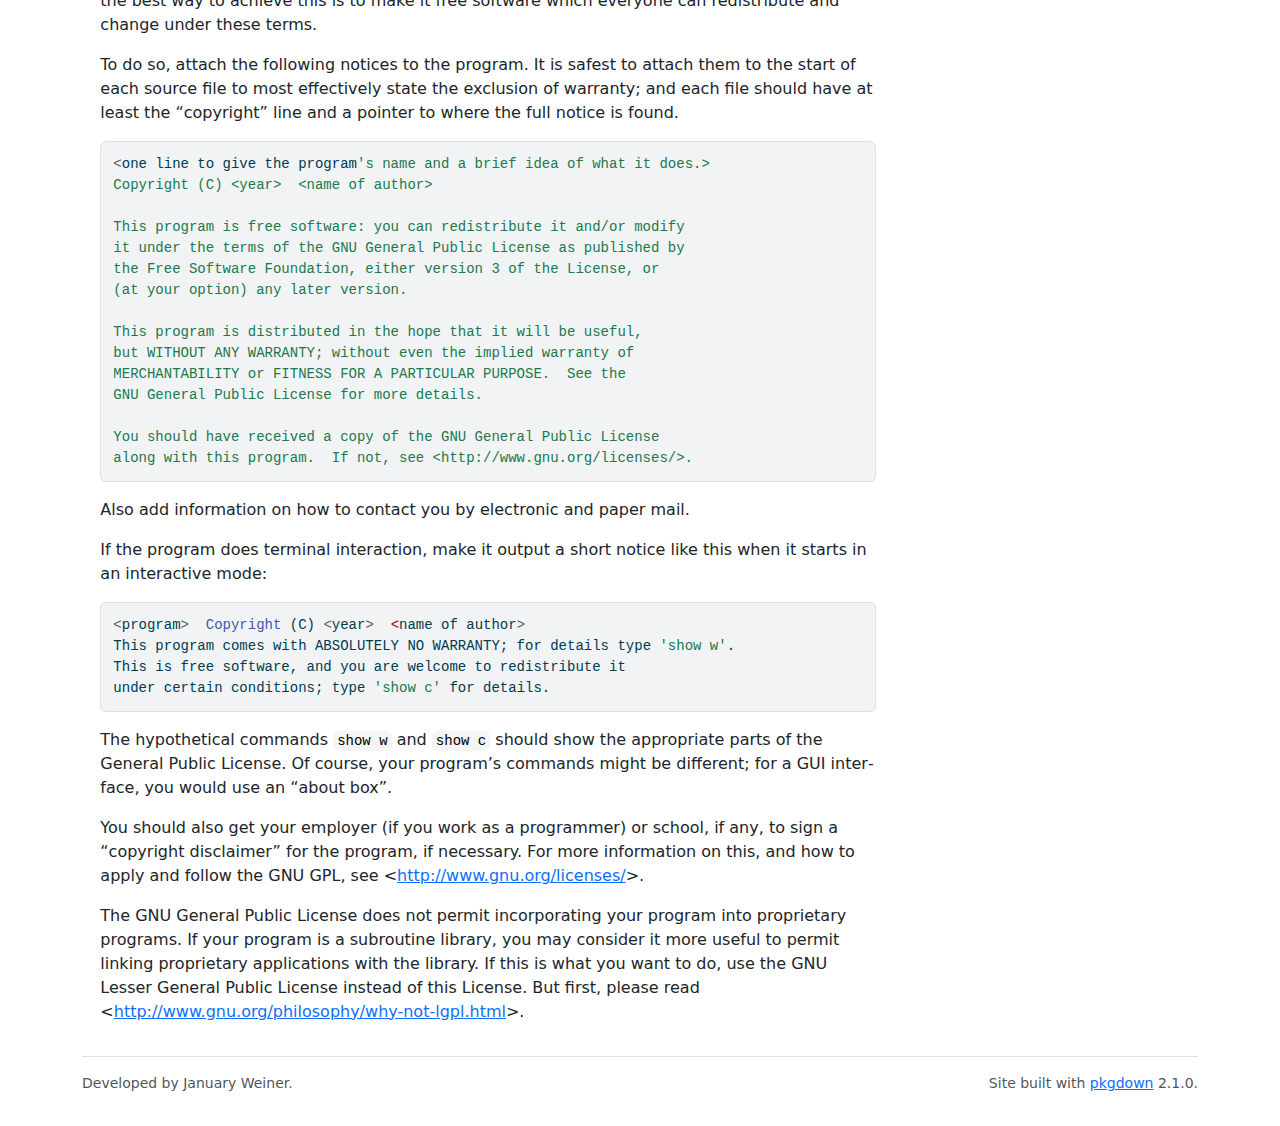
<file: docs/LICENSE.html>
<!DOCTYPE html>
<!-- Generated by pkgdown: do not edit by hand --><html lang="en"><head><meta http-equiv="Content-Type" content="text/html; charset=UTF-8"><meta charset="utf-8"><meta http-equiv="X-UA-Compatible" content="IE=edge"><meta name="viewport" content="width=device-width, initial-scale=1, shrink-to-fit=no"><title>GNU General Public License • seaPiper</title><!-- favicons --><link rel="icon" type="image/png" sizes="16x16" href="favicon-16x16.png"><link rel="icon" type="image/png" sizes="32x32" href="favicon-32x32.png"><link rel="apple-touch-icon" type="image/png" sizes="180x180" href="apple-touch-icon.png"><link rel="apple-touch-icon" type="image/png" sizes="120x120" href="apple-touch-icon-120x120.png"><link rel="apple-touch-icon" type="image/png" sizes="76x76" href="apple-touch-icon-76x76.png"><link rel="apple-touch-icon" type="image/png" sizes="60x60" href="apple-touch-icon-60x60.png"><script src="deps/jquery-3.6.0/jquery-3.6.0.min.js"></script><meta name="viewport" content="width=device-width, initial-scale=1, shrink-to-fit=no"><link href="deps/bootstrap-5.3.1/bootstrap.min.css" rel="stylesheet"><script src="deps/bootstrap-5.3.1/bootstrap.bundle.min.js"></script><link href="deps/font-awesome-6.4.2/css/all.min.css" rel="stylesheet"><link href="deps/font-awesome-6.4.2/css/v4-shims.min.css" rel="stylesheet"><script src="deps/headroom-0.11.0/headroom.min.js"></script><script src="deps/headroom-0.11.0/jQuery.headroom.min.js"></script><script src="deps/bootstrap-toc-1.0.1/bootstrap-toc.min.js"></script><script src="deps/clipboard.js-2.0.11/clipboard.min.js"></script><script src="deps/search-1.0.0/autocomplete.jquery.min.js"></script><script src="deps/search-1.0.0/fuse.min.js"></script><script src="deps/search-1.0.0/mark.min.js"></script><!-- pkgdown --><script src="pkgdown.js"></script><meta property="og:title" content="GNU General Public License"><meta property="og:image" content="https://bihealth.github.io/seaPiper/logo.png"></head><body>
    <a href="#main" class="visually-hidden-focusable">Skip to contents</a>


    <nav class="navbar navbar-expand-lg fixed-top bg-light" data-bs-theme="light" aria-label="Site navigation"><div class="container">

    <a class="navbar-brand me-2" href="index.html">seaPiper</a>

    <small class="nav-text text-muted me-auto" data-bs-toggle="tooltip" data-bs-placement="bottom" title="">0.0.0.9004</small>


    <button class="navbar-toggler" type="button" data-bs-toggle="collapse" data-bs-target="#navbar" aria-controls="navbar" aria-expanded="false" aria-label="Toggle navigation">
      <span class="navbar-toggler-icon"></span>
    </button>

    <div id="navbar" class="collapse navbar-collapse ms-3">
      <ul class="navbar-nav me-auto"><li class="nav-item"><a class="nav-link" href="reference/index.html">Reference</a></li>
<li class="nav-item dropdown">
  <button class="nav-link dropdown-toggle" type="button" id="dropdown-articles" data-bs-toggle="dropdown" aria-expanded="false" aria-haspopup="true">Articles</button>
  <ul class="dropdown-menu" aria-labelledby="dropdown-articles"><li><a class="dropdown-item" href="articles/usage.html">seaPiper usage</a></li>
  </ul></li>
      </ul><ul class="navbar-nav"><li class="nav-item"><form class="form-inline" role="search">
 <input class="form-control" type="search" name="search-input" id="search-input" autocomplete="off" aria-label="Search site" placeholder="Search for" data-search-index="search.json"></form></li>
      </ul></div>


  </div>
</nav><div class="container template-title-body">
<div class="row">
  <main id="main" class="col-md-9"><div class="page-header">
      <img src="logo.png" class="logo" alt=""><h1>GNU General Public License</h1>

    </div>

<div id="gnu-general-public-license" class="section level1">

<p><em>Version 3, 29 June 2007</em><br><em>Copyright © 2007 Free Software Foundation, Inc. &lt;<a href="http://fsf.org/" class="external-link uri">http://fsf.org/</a>&gt;</em></p>
<p>Everyone is permitted to copy and distribute verbatim copies of this license document, but changing it is not allowed.</p>
<div class="section level2">
<h2 id="preamble">Preamble<a class="anchor" aria-label="anchor" href="#preamble"></a></h2>
<p>The GNU General Public License is a free, copyleft license for software and other kinds of works.</p>
<p>The licenses for most software and other practical works are designed to take away your freedom to share and change the works. By contrast, the GNU General Public License is intended to guarantee your freedom to share and change all versions of a program–to make sure it remains free software for all its users. We, the Free Software Foundation, use the GNU General Public License for most of our software; it applies also to any other work released this way by its authors. You can apply it to your programs, too.</p>
<p>When we speak of free software, we are referring to freedom, not price. Our General Public Licenses are designed to make sure that you have the freedom to distribute copies of free software (and charge for them if you wish), that you receive source code or can get it if you want it, that you can change the software or use pieces of it in new free programs, and that you know you can do these things.</p>
<p>To protect your rights, we need to prevent others from denying you these rights or asking you to surrender the rights. Therefore, you have certain responsibilities if you distribute copies of the software, or if you modify it: responsibilities to respect the freedom of others.</p>
<p>For example, if you distribute copies of such a program, whether gratis or for a fee, you must pass on to the recipients the same freedoms that you received. You must make sure that they, too, receive or can get the source code. And you must show them these terms so they know their rights.</p>
<p>Developers that use the GNU GPL protect your rights with two steps: <strong>(1)</strong> assert copyright on the software, and <strong>(2)</strong> offer you this License giving you legal permission to copy, distribute and/or modify it.</p>
<p>For the developers’ and authors’ protection, the GPL clearly explains that there is no warranty for this free software. For both users’ and authors’ sake, the GPL requires that modified versions be marked as changed, so that their problems will not be attributed erroneously to authors of previous versions.</p>
<p>Some devices are designed to deny users access to install or run modified versions of the software inside them, although the manufacturer can do so. This is fundamentally incompatible with the aim of protecting users’ freedom to change the software. The systematic pattern of such abuse occurs in the area of products for individuals to use, which is precisely where it is most unacceptable. Therefore, we have designed this version of the GPL to prohibit the practice for those products. If such problems arise substantially in other domains, we stand ready to extend this provision to those domains in future versions of the GPL, as needed to protect the freedom of users.</p>
<p>Finally, every program is threatened constantly by software patents. States should not allow patents to restrict development and use of software on general-purpose computers, but in those that do, we wish to avoid the special danger that patents applied to a free program could make it effectively proprietary. To prevent this, the GPL assures that patents cannot be used to render the program non-free.</p>
<p>The precise terms and conditions for copying, distribution and modification follow.</p>
</div>
<div class="section level2">
<h2 id="terms-and-conditions">TERMS AND CONDITIONS<a class="anchor" aria-label="anchor" href="#terms-and-conditions"></a></h2>
<div class="section level3">
<h3 id="id_0-definitions">0. Definitions<a class="anchor" aria-label="anchor" href="#id_0-definitions"></a></h3>
<p>“This License” refers to version 3 of the GNU General Public License.</p>
<p>“Copyright” also means copyright-like laws that apply to other kinds of works, such as semiconductor masks.</p>
<p>“The Program” refers to any copyrightable work licensed under this License. Each licensee is addressed as “you”. “Licensees” and “recipients” may be individuals or organizations.</p>
<p>To “modify” a work means to copy from or adapt all or part of the work in a fashion requiring copyright permission, other than the making of an exact copy. The resulting work is called a “modified version” of the earlier work or a work “based on” the earlier work.</p>
<p>A “covered work” means either the unmodified Program or a work based on the Program.</p>
<p>To “propagate” a work means to do anything with it that, without permission, would make you directly or secondarily liable for infringement under applicable copyright law, except executing it on a computer or modifying a private copy. Propagation includes copying, distribution (with or without modification), making available to the public, and in some countries other activities as well.</p>
<p>To “convey” a work means any kind of propagation that enables other parties to make or receive copies. Mere interaction with a user through a computer network, with no transfer of a copy, is not conveying.</p>
<p>An interactive user interface displays “Appropriate Legal Notices” to the extent that it includes a convenient and prominently visible feature that <strong>(1)</strong> displays an appropriate copyright notice, and <strong>(2)</strong> tells the user that there is no warranty for the work (except to the extent that warranties are provided), that licensees may convey the work under this License, and how to view a copy of this License. If the interface presents a list of user commands or options, such as a menu, a prominent item in the list meets this criterion.</p>
</div>
<div class="section level3">
<h3 id="id_1-source-code">1. Source Code<a class="anchor" aria-label="anchor" href="#id_1-source-code"></a></h3>
<p>The “source code” for a work means the preferred form of the work for making modifications to it. “Object code” means any non-source form of a work.</p>
<p>A “Standard Interface” means an interface that either is an official standard defined by a recognized standards body, or, in the case of interfaces specified for a particular programming language, one that is widely used among developers working in that language.</p>
<p>The “System Libraries” of an executable work include anything, other than the work as a whole, that <strong>(a)</strong> is included in the normal form of packaging a Major Component, but which is not part of that Major Component, and <strong>(b)</strong> serves only to enable use of the work with that Major Component, or to implement a Standard Interface for which an implementation is available to the public in source code form. A “Major Component”, in this context, means a major essential component (kernel, window system, and so on) of the specific operating system (if any) on which the executable work runs, or a compiler used to produce the work, or an object code interpreter used to run it.</p>
<p>The “Corresponding Source” for a work in object code form means all the source code needed to generate, install, and (for an executable work) run the object code and to modify the work, including scripts to control those activities. However, it does not include the work’s System Libraries, or general-purpose tools or generally available free programs which are used unmodified in performing those activities but which are not part of the work. For example, Corresponding Source includes interface definition files associated with source files for the work, and the source code for shared libraries and dynamically linked subprograms that the work is specifically designed to require, such as by intimate data communication or control flow between those subprograms and other parts of the work.</p>
<p>The Corresponding Source need not include anything that users can regenerate automatically from other parts of the Corresponding Source.</p>
<p>The Corresponding Source for a work in source code form is that same work.</p>
</div>
<div class="section level3">
<h3 id="id_2-basic-permissions">2. Basic Permissions<a class="anchor" aria-label="anchor" href="#id_2-basic-permissions"></a></h3>
<p>All rights granted under this License are granted for the term of copyright on the Program, and are irrevocable provided the stated conditions are met. This License explicitly affirms your unlimited permission to run the unmodified Program. The output from running a covered work is covered by this License only if the output, given its content, constitutes a covered work. This License acknowledges your rights of fair use or other equivalent, as provided by copyright law.</p>
<p>You may make, run and propagate covered works that you do not convey, without conditions so long as your license otherwise remains in force. You may convey covered works to others for the sole purpose of having them make modifications exclusively for you, or provide you with facilities for running those works, provided that you comply with the terms of this License in conveying all material for which you do not control copyright. Those thus making or running the covered works for you must do so exclusively on your behalf, under your direction and control, on terms that prohibit them from making any copies of your copyrighted material outside their relationship with you.</p>
<p>Conveying under any other circumstances is permitted solely under the conditions stated below. Sublicensing is not allowed; section 10 makes it unnecessary.</p>
</div>
<div class="section level3">
<h3 id="id_3-protecting-users-legal-rights-from-anti-circumvention-law">3. Protecting Users’ Legal Rights From Anti-Circumvention Law<a class="anchor" aria-label="anchor" href="#id_3-protecting-users-legal-rights-from-anti-circumvention-law"></a></h3>
<p>No covered work shall be deemed part of an effective technological measure under any applicable law fulfilling obligations under article 11 of the WIPO copyright treaty adopted on 20 December 1996, or similar laws prohibiting or restricting circumvention of such measures.</p>
<p>When you convey a covered work, you waive any legal power to forbid circumvention of technological measures to the extent such circumvention is effected by exercising rights under this License with respect to the covered work, and you disclaim any intention to limit operation or modification of the work as a means of enforcing, against the work’s users, your or third parties’ legal rights to forbid circumvention of technological measures.</p>
</div>
<div class="section level3">
<h3 id="id_4-conveying-verbatim-copies">4. Conveying Verbatim Copies<a class="anchor" aria-label="anchor" href="#id_4-conveying-verbatim-copies"></a></h3>
<p>You may convey verbatim copies of the Program’s source code as you receive it, in any medium, provided that you conspicuously and appropriately publish on each copy an appropriate copyright notice; keep intact all notices stating that this License and any non-permissive terms added in accord with section 7 apply to the code; keep intact all notices of the absence of any warranty; and give all recipients a copy of this License along with the Program.</p>
<p>You may charge any price or no price for each copy that you convey, and you may offer support or warranty protection for a fee.</p>
</div>
<div class="section level3">
<h3 id="id_5-conveying-modified-source-versions">5. Conveying Modified Source Versions<a class="anchor" aria-label="anchor" href="#id_5-conveying-modified-source-versions"></a></h3>
<p>You may convey a work based on the Program, or the modifications to produce it from the Program, in the form of source code under the terms of section 4, provided that you also meet all of these conditions:</p>
<ul><li>
<strong>a)</strong> The work must carry prominent notices stating that you modified it, and giving a relevant date.</li>
<li>
<strong>b)</strong> The work must carry prominent notices stating that it is released under this License and any conditions added under section 7. This requirement modifies the requirement in section 4 to “keep intact all notices”.</li>
<li>
<strong>c)</strong> You must license the entire work, as a whole, under this License to anyone who comes into possession of a copy. This License will therefore apply, along with any applicable section 7 additional terms, to the whole of the work, and all its parts, regardless of how they are packaged. This License gives no permission to license the work in any other way, but it does not invalidate such permission if you have separately received it.</li>
<li>
<strong>d)</strong> If the work has interactive user interfaces, each must display Appropriate Legal Notices; however, if the Program has interactive interfaces that do not display Appropriate Legal Notices, your work need not make them do so.</li>
</ul><p>A compilation of a covered work with other separate and independent works, which are not by their nature extensions of the covered work, and which are not combined with it such as to form a larger program, in or on a volume of a storage or distribution medium, is called an “aggregate” if the compilation and its resulting copyright are not used to limit the access or legal rights of the compilation’s users beyond what the individual works permit. Inclusion of a covered work in an aggregate does not cause this License to apply to the other parts of the aggregate.</p>
</div>
<div class="section level3">
<h3 id="id_6-conveying-non-source-forms">6. Conveying Non-Source Forms<a class="anchor" aria-label="anchor" href="#id_6-conveying-non-source-forms"></a></h3>
<p>You may convey a covered work in object code form under the terms of sections 4 and 5, provided that you also convey the machine-readable Corresponding Source under the terms of this License, in one of these ways:</p>
<ul><li>
<strong>a)</strong> Convey the object code in, or embodied in, a physical product (including a physical distribution medium), accompanied by the Corresponding Source fixed on a durable physical medium customarily used for software interchange.</li>
<li>
<strong>b)</strong> Convey the object code in, or embodied in, a physical product (including a physical distribution medium), accompanied by a written offer, valid for at least three years and valid for as long as you offer spare parts or customer support for that product model, to give anyone who possesses the object code either <strong>(1)</strong> a copy of the Corresponding Source for all the software in the product that is covered by this License, on a durable physical medium customarily used for software interchange, for a price no more than your reasonable cost of physically performing this conveying of source, or <strong>(2)</strong> access to copy the Corresponding Source from a network server at no charge.</li>
<li>
<strong>c)</strong> Convey individual copies of the object code with a copy of the written offer to provide the Corresponding Source. This alternative is allowed only occasionally and noncommercially, and only if you received the object code with such an offer, in accord with subsection 6b.</li>
<li>
<strong>d)</strong> Convey the object code by offering access from a designated place (gratis or for a charge), and offer equivalent access to the Corresponding Source in the same way through the same place at no further charge. You need not require recipients to copy the Corresponding Source along with the object code. If the place to copy the object code is a network server, the Corresponding Source may be on a different server (operated by you or a third party) that supports equivalent copying facilities, provided you maintain clear directions next to the object code saying where to find the Corresponding Source. Regardless of what server hosts the Corresponding Source, you remain obligated to ensure that it is available for as long as needed to satisfy these requirements.</li>
<li>
<strong>e)</strong> Convey the object code using peer-to-peer transmission, provided you inform other peers where the object code and Corresponding Source of the work are being offered to the general public at no charge under subsection 6d.</li>
</ul><p>A separable portion of the object code, whose source code is excluded from the Corresponding Source as a System Library, need not be included in conveying the object code work.</p>
<p>A “User Product” is either <strong>(1)</strong> a “consumer product”, which means any tangible personal property which is normally used for personal, family, or household purposes, or <strong>(2)</strong> anything designed or sold for incorporation into a dwelling. In determining whether a product is a consumer product, doubtful cases shall be resolved in favor of coverage. For a particular product received by a particular user, “normally used” refers to a typical or common use of that class of product, regardless of the status of the particular user or of the way in which the particular user actually uses, or expects or is expected to use, the product. A product is a consumer product regardless of whether the product has substantial commercial, industrial or non-consumer uses, unless such uses represent the only significant mode of use of the product.</p>
<p>“Installation Information” for a User Product means any methods, procedures, authorization keys, or other information required to install and execute modified versions of a covered work in that User Product from a modified version of its Corresponding Source. The information must suffice to ensure that the continued functioning of the modified object code is in no case prevented or interfered with solely because modification has been made.</p>
<p>If you convey an object code work under this section in, or with, or specifically for use in, a User Product, and the conveying occurs as part of a transaction in which the right of possession and use of the User Product is transferred to the recipient in perpetuity or for a fixed term (regardless of how the transaction is characterized), the Corresponding Source conveyed under this section must be accompanied by the Installation Information. But this requirement does not apply if neither you nor any third party retains the ability to install modified object code on the User Product (for example, the work has been installed in ROM).</p>
<p>The requirement to provide Installation Information does not include a requirement to continue to provide support service, warranty, or updates for a work that has been modified or installed by the recipient, or for the User Product in which it has been modified or installed. Access to a network may be denied when the modification itself materially and adversely affects the operation of the network or violates the rules and protocols for communication across the network.</p>
<p>Corresponding Source conveyed, and Installation Information provided, in accord with this section must be in a format that is publicly documented (and with an implementation available to the public in source code form), and must require no special password or key for unpacking, reading or copying.</p>
</div>
<div class="section level3">
<h3 id="id_7-additional-terms">7. Additional Terms<a class="anchor" aria-label="anchor" href="#id_7-additional-terms"></a></h3>
<p>“Additional permissions” are terms that supplement the terms of this License by making exceptions from one or more of its conditions. Additional permissions that are applicable to the entire Program shall be treated as though they were included in this License, to the extent that they are valid under applicable law. If additional permissions apply only to part of the Program, that part may be used separately under those permissions, but the entire Program remains governed by this License without regard to the additional permissions.</p>
<p>When you convey a copy of a covered work, you may at your option remove any additional permissions from that copy, or from any part of it. (Additional permissions may be written to require their own removal in certain cases when you modify the work.) You may place additional permissions on material, added by you to a covered work, for which you have or can give appropriate copyright permission.</p>
<p>Notwithstanding any other provision of this License, for material you add to a covered work, you may (if authorized by the copyright holders of that material) supplement the terms of this License with terms:</p>
<ul><li>
<strong>a)</strong> Disclaiming warranty or limiting liability differently from the terms of sections 15 and 16 of this License; or</li>
<li>
<strong>b)</strong> Requiring preservation of specified reasonable legal notices or author attributions in that material or in the Appropriate Legal Notices displayed by works containing it; or</li>
<li>
<strong>c)</strong> Prohibiting misrepresentation of the origin of that material, or requiring that modified versions of such material be marked in reasonable ways as different from the original version; or</li>
<li>
<strong>d)</strong> Limiting the use for publicity purposes of names of licensors or authors of the material; or</li>
<li>
<strong>e)</strong> Declining to grant rights under trademark law for use of some trade names, trademarks, or service marks; or</li>
<li>
<strong>f)</strong> Requiring indemnification of licensors and authors of that material by anyone who conveys the material (or modified versions of it) with contractual assumptions of liability to the recipient, for any liability that these contractual assumptions directly impose on those licensors and authors.</li>
</ul><p>All other non-permissive additional terms are considered “further restrictions” within the meaning of section 10. If the Program as you received it, or any part of it, contains a notice stating that it is governed by this License along with a term that is a further restriction, you may remove that term. If a license document contains a further restriction but permits relicensing or conveying under this License, you may add to a covered work material governed by the terms of that license document, provided that the further restriction does not survive such relicensing or conveying.</p>
<p>If you add terms to a covered work in accord with this section, you must place, in the relevant source files, a statement of the additional terms that apply to those files, or a notice indicating where to find the applicable terms.</p>
<p>Additional terms, permissive or non-permissive, may be stated in the form of a separately written license, or stated as exceptions; the above requirements apply either way.</p>
</div>
<div class="section level3">
<h3 id="id_8-termination">8. Termination<a class="anchor" aria-label="anchor" href="#id_8-termination"></a></h3>
<p>You may not propagate or modify a covered work except as expressly provided under this License. Any attempt otherwise to propagate or modify it is void, and will automatically terminate your rights under this License (including any patent licenses granted under the third paragraph of section 11).</p>
<p>However, if you cease all violation of this License, then your license from a particular copyright holder is reinstated <strong>(a)</strong> provisionally, unless and until the copyright holder explicitly and finally terminates your license, and <strong>(b)</strong> permanently, if the copyright holder fails to notify you of the violation by some reasonable means prior to 60 days after the cessation.</p>
<p>Moreover, your license from a particular copyright holder is reinstated permanently if the copyright holder notifies you of the violation by some reasonable means, this is the first time you have received notice of violation of this License (for any work) from that copyright holder, and you cure the violation prior to 30 days after your receipt of the notice.</p>
<p>Termination of your rights under this section does not terminate the licenses of parties who have received copies or rights from you under this License. If your rights have been terminated and not permanently reinstated, you do not qualify to receive new licenses for the same material under section 10.</p>
</div>
<div class="section level3">
<h3 id="id_9-acceptance-not-required-for-having-copies">9. Acceptance Not Required for Having Copies<a class="anchor" aria-label="anchor" href="#id_9-acceptance-not-required-for-having-copies"></a></h3>
<p>You are not required to accept this License in order to receive or run a copy of the Program. Ancillary propagation of a covered work occurring solely as a consequence of using peer-to-peer transmission to receive a copy likewise does not require acceptance. However, nothing other than this License grants you permission to propagate or modify any covered work. These actions infringe copyright if you do not accept this License. Therefore, by modifying or propagating a covered work, you indicate your acceptance of this License to do so.</p>
</div>
<div class="section level3">
<h3 id="id_10-automatic-licensing-of-downstream-recipients">10. Automatic Licensing of Downstream Recipients<a class="anchor" aria-label="anchor" href="#id_10-automatic-licensing-of-downstream-recipients"></a></h3>
<p>Each time you convey a covered work, the recipient automatically receives a license from the original licensors, to run, modify and propagate that work, subject to this License. You are not responsible for enforcing compliance by third parties with this License.</p>
<p>An “entity transaction” is a transaction transferring control of an organization, or substantially all assets of one, or subdividing an organization, or merging organizations. If propagation of a covered work results from an entity transaction, each party to that transaction who receives a copy of the work also receives whatever licenses to the work the party’s predecessor in interest had or could give under the previous paragraph, plus a right to possession of the Corresponding Source of the work from the predecessor in interest, if the predecessor has it or can get it with reasonable efforts.</p>
<p>You may not impose any further restrictions on the exercise of the rights granted or affirmed under this License. For example, you may not impose a license fee, royalty, or other charge for exercise of rights granted under this License, and you may not initiate litigation (including a cross-claim or counterclaim in a lawsuit) alleging that any patent claim is infringed by making, using, selling, offering for sale, or importing the Program or any portion of it.</p>
</div>
<div class="section level3">
<h3 id="id_11-patents">11. Patents<a class="anchor" aria-label="anchor" href="#id_11-patents"></a></h3>
<p>A “contributor” is a copyright holder who authorizes use under this License of the Program or a work on which the Program is based. The work thus licensed is called the contributor’s “contributor version”.</p>
<p>A contributor’s “essential patent claims” are all patent claims owned or controlled by the contributor, whether already acquired or hereafter acquired, that would be infringed by some manner, permitted by this License, of making, using, or selling its contributor version, but do not include claims that would be infringed only as a consequence of further modification of the contributor version. For purposes of this definition, “control” includes the right to grant patent sublicenses in a manner consistent with the requirements of this License.</p>
<p>Each contributor grants you a non-exclusive, worldwide, royalty-free patent license under the contributor’s essential patent claims, to make, use, sell, offer for sale, import and otherwise run, modify and propagate the contents of its contributor version.</p>
<p>In the following three paragraphs, a “patent license” is any express agreement or commitment, however denominated, not to enforce a patent (such as an express permission to practice a patent or covenant not to sue for patent infringement). To “grant” such a patent license to a party means to make such an agreement or commitment not to enforce a patent against the party.</p>
<p>If you convey a covered work, knowingly relying on a patent license, and the Corresponding Source of the work is not available for anyone to copy, free of charge and under the terms of this License, through a publicly available network server or other readily accessible means, then you must either <strong>(1)</strong> cause the Corresponding Source to be so available, or <strong>(2)</strong> arrange to deprive yourself of the benefit of the patent license for this particular work, or <strong>(3)</strong> arrange, in a manner consistent with the requirements of this License, to extend the patent license to downstream recipients. “Knowingly relying” means you have actual knowledge that, but for the patent license, your conveying the covered work in a country, or your recipient’s use of the covered work in a country, would infringe one or more identifiable patents in that country that you have reason to believe are valid.</p>
<p>If, pursuant to or in connection with a single transaction or arrangement, you convey, or propagate by procuring conveyance of, a covered work, and grant a patent license to some of the parties receiving the covered work authorizing them to use, propagate, modify or convey a specific copy of the covered work, then the patent license you grant is automatically extended to all recipients of the covered work and works based on it.</p>
<p>A patent license is “discriminatory” if it does not include within the scope of its coverage, prohibits the exercise of, or is conditioned on the non-exercise of one or more of the rights that are specifically granted under this License. You may not convey a covered work if you are a party to an arrangement with a third party that is in the business of distributing software, under which you make payment to the third party based on the extent of your activity of conveying the work, and under which the third party grants, to any of the parties who would receive the covered work from you, a discriminatory patent license <strong>(a)</strong> in connection with copies of the covered work conveyed by you (or copies made from those copies), or <strong>(b)</strong> primarily for and in connection with specific products or compilations that contain the covered work, unless you entered into that arrangement, or that patent license was granted, prior to 28 March 2007.</p>
<p>Nothing in this License shall be construed as excluding or limiting any implied license or other defenses to infringement that may otherwise be available to you under applicable patent law.</p>
</div>
<div class="section level3">
<h3 id="id_12-no-surrender-of-others-freedom">12. No Surrender of Others’ Freedom<a class="anchor" aria-label="anchor" href="#id_12-no-surrender-of-others-freedom"></a></h3>
<p>If conditions are imposed on you (whether by court order, agreement or otherwise) that contradict the conditions of this License, they do not excuse you from the conditions of this License. If you cannot convey a covered work so as to satisfy simultaneously your obligations under this License and any other pertinent obligations, then as a consequence you may not convey it at all. For example, if you agree to terms that obligate you to collect a royalty for further conveying from those to whom you convey the Program, the only way you could satisfy both those terms and this License would be to refrain entirely from conveying the Program.</p>
</div>
<div class="section level3">
<h3 id="id_13-use-with-the-gnu-affero-general-public-license">13. Use with the GNU Affero General Public License<a class="anchor" aria-label="anchor" href="#id_13-use-with-the-gnu-affero-general-public-license"></a></h3>
<p>Notwithstanding any other provision of this License, you have permission to link or combine any covered work with a work licensed under version 3 of the GNU Affero General Public License into a single combined work, and to convey the resulting work. The terms of this License will continue to apply to the part which is the covered work, but the special requirements of the GNU Affero General Public License, section 13, concerning interaction through a network will apply to the combination as such.</p>
</div>
<div class="section level3">
<h3 id="id_14-revised-versions-of-this-license">14. Revised Versions of this License<a class="anchor" aria-label="anchor" href="#id_14-revised-versions-of-this-license"></a></h3>
<p>The Free Software Foundation may publish revised and/or new versions of the GNU General Public License from time to time. Such new versions will be similar in spirit to the present version, but may differ in detail to address new problems or concerns.</p>
<p>Each version is given a distinguishing version number. If the Program specifies that a certain numbered version of the GNU General Public License “or any later version” applies to it, you have the option of following the terms and conditions either of that numbered version or of any later version published by the Free Software Foundation. If the Program does not specify a version number of the GNU General Public License, you may choose any version ever published by the Free Software Foundation.</p>
<p>If the Program specifies that a proxy can decide which future versions of the GNU General Public License can be used, that proxy’s public statement of acceptance of a version permanently authorizes you to choose that version for the Program.</p>
<p>Later license versions may give you additional or different permissions. However, no additional obligations are imposed on any author or copyright holder as a result of your choosing to follow a later version.</p>
</div>
<div class="section level3">
<h3 id="id_15-disclaimer-of-warranty">15. Disclaimer of Warranty<a class="anchor" aria-label="anchor" href="#id_15-disclaimer-of-warranty"></a></h3>
<p>THERE IS NO WARRANTY FOR THE PROGRAM, TO THE EXTENT PERMITTED BY APPLICABLE LAW. EXCEPT WHEN OTHERWISE STATED IN WRITING THE COPYRIGHT HOLDERS AND/OR OTHER PARTIES PROVIDE THE PROGRAM “AS IS” WITHOUT WARRANTY OF ANY KIND, EITHER EXPRESSED OR IMPLIED, INCLUDING, BUT NOT LIMITED TO, THE IMPLIED WARRANTIES OF MERCHANTABILITY AND FITNESS FOR A PARTICULAR PURPOSE. THE ENTIRE RISK AS TO THE QUALITY AND PERFORMANCE OF THE PROGRAM IS WITH YOU. SHOULD THE PROGRAM PROVE DEFECTIVE, YOU ASSUME THE COST OF ALL NECESSARY SERVICING, REPAIR OR CORRECTION.</p>
</div>
<div class="section level3">
<h3 id="id_16-limitation-of-liability">16. Limitation of Liability<a class="anchor" aria-label="anchor" href="#id_16-limitation-of-liability"></a></h3>
<p>IN NO EVENT UNLESS REQUIRED BY APPLICABLE LAW OR AGREED TO IN WRITING WILL ANY COPYRIGHT HOLDER, OR ANY OTHER PARTY WHO MODIFIES AND/OR CONVEYS THE PROGRAM AS PERMITTED ABOVE, BE LIABLE TO YOU FOR DAMAGES, INCLUDING ANY GENERAL, SPECIAL, INCIDENTAL OR CONSEQUENTIAL DAMAGES ARISING OUT OF THE USE OR INABILITY TO USE THE PROGRAM (INCLUDING BUT NOT LIMITED TO LOSS OF DATA OR DATA BEING RENDERED INACCURATE OR LOSSES SUSTAINED BY YOU OR THIRD PARTIES OR A FAILURE OF THE PROGRAM TO OPERATE WITH ANY OTHER PROGRAMS), EVEN IF SUCH HOLDER OR OTHER PARTY HAS BEEN ADVISED OF THE POSSIBILITY OF SUCH DAMAGES.</p>
</div>
<div class="section level3">
<h3 id="id_17-interpretation-of-sections-15-and-16">17. Interpretation of Sections 15 and 16<a class="anchor" aria-label="anchor" href="#id_17-interpretation-of-sections-15-and-16"></a></h3>
<p>If the disclaimer of warranty and limitation of liability provided above cannot be given local legal effect according to their terms, reviewing courts shall apply local law that most closely approximates an absolute waiver of all civil liability in connection with the Program, unless a warranty or assumption of liability accompanies a copy of the Program in return for a fee.</p>
<p><em>END OF TERMS AND CONDITIONS</em></p>
</div>
</div>
<div class="section level2">
<h2 id="how-to-apply-these-terms-to-your-new-programs">How to Apply These Terms to Your New Programs<a class="anchor" aria-label="anchor" href="#how-to-apply-these-terms-to-your-new-programs"></a></h2>
<p>If you develop a new program, and you want it to be of the greatest possible use to the public, the best way to achieve this is to make it free software which everyone can redistribute and change under these terms.</p>
<p>To do so, attach the following notices to the program. It is safest to attach them to the start of each source file to most effectively state the exclusion of warranty; and each file should have at least the “copyright” line and a pointer to where the full notice is found.</p>
<div class="sourceCode" id="cb1"><pre class="sourceCode R"><code class="sourceCode r"><span id="cb1-1"><a href="#cb1-1" aria-hidden="true" tabindex="-1"></a><span class="sc">&lt;</span>one line to give the program<span class="st">'s name and a brief idea of what it does.&gt;</span></span>
<span id="cb1-2"><a href="#cb1-2" aria-hidden="true" tabindex="-1"></a><span class="st">Copyright (C) &lt;year&gt;  &lt;name of author&gt;</span></span>
<span id="cb1-3"><a href="#cb1-3" aria-hidden="true" tabindex="-1"></a></span>
<span id="cb1-4"><a href="#cb1-4" aria-hidden="true" tabindex="-1"></a><span class="st">This program is free software: you can redistribute it and/or modify</span></span>
<span id="cb1-5"><a href="#cb1-5" aria-hidden="true" tabindex="-1"></a><span class="st">it under the terms of the GNU General Public License as published by</span></span>
<span id="cb1-6"><a href="#cb1-6" aria-hidden="true" tabindex="-1"></a><span class="st">the Free Software Foundation, either version 3 of the License, or</span></span>
<span id="cb1-7"><a href="#cb1-7" aria-hidden="true" tabindex="-1"></a><span class="st">(at your option) any later version.</span></span>
<span id="cb1-8"><a href="#cb1-8" aria-hidden="true" tabindex="-1"></a></span>
<span id="cb1-9"><a href="#cb1-9" aria-hidden="true" tabindex="-1"></a><span class="st">This program is distributed in the hope that it will be useful,</span></span>
<span id="cb1-10"><a href="#cb1-10" aria-hidden="true" tabindex="-1"></a><span class="st">but WITHOUT ANY WARRANTY; without even the implied warranty of</span></span>
<span id="cb1-11"><a href="#cb1-11" aria-hidden="true" tabindex="-1"></a><span class="st">MERCHANTABILITY or FITNESS FOR A PARTICULAR PURPOSE.  See the</span></span>
<span id="cb1-12"><a href="#cb1-12" aria-hidden="true" tabindex="-1"></a><span class="st">GNU General Public License for more details.</span></span>
<span id="cb1-13"><a href="#cb1-13" aria-hidden="true" tabindex="-1"></a></span>
<span id="cb1-14"><a href="#cb1-14" aria-hidden="true" tabindex="-1"></a><span class="st">You should have received a copy of the GNU General Public License</span></span>
<span id="cb1-15"><a href="#cb1-15" aria-hidden="true" tabindex="-1"></a><span class="st">along with this program.  If not, see &lt;http://www.gnu.org/licenses/&gt;.</span></span></code></pre></div>
<p>Also add information on how to contact you by electronic and paper mail.</p>
<p>If the program does terminal interaction, make it output a short notice like this when it starts in an interactive mode:</p>
<div class="sourceCode" id="cb2"><pre class="sourceCode R"><code class="sourceCode r"><span id="cb2-1"><a href="#cb2-1" aria-hidden="true" tabindex="-1"></a><span class="sc">&lt;</span>program<span class="sc">&gt;</span>  <span class="fu">Copyright</span> (C) <span class="sc">&lt;</span>year<span class="sc">&gt;</span>  <span class="er">&lt;</span>name of author<span class="sc">&gt;</span></span>
<span id="cb2-2"><a href="#cb2-2" aria-hidden="true" tabindex="-1"></a>This program comes with ABSOLUTELY NO WARRANTY; <span class="cf">for</span> details type <span class="st">'show w'</span>.</span>
<span id="cb2-3"><a href="#cb2-3" aria-hidden="true" tabindex="-1"></a>This is free software, and you are welcome to redistribute it</span>
<span id="cb2-4"><a href="#cb2-4" aria-hidden="true" tabindex="-1"></a>under certain conditions; type <span class="st">'show c'</span> <span class="cf">for</span> details.</span></code></pre></div>
<p>The hypothetical commands <code>show w</code> and <code>show c</code> should show the appropriate parts of the General Public License. Of course, your program’s commands might be different; for a GUI interface, you would use an “about box”.</p>
<p>You should also get your employer (if you work as a programmer) or school, if any, to sign a “copyright disclaimer” for the program, if necessary. For more information on this, and how to apply and follow the GNU GPL, see &lt;<a href="http://www.gnu.org/licenses/" class="external-link uri">http://www.gnu.org/licenses/</a>&gt;.</p>
<p>The GNU General Public License does not permit incorporating your program into proprietary programs. If your program is a subroutine library, you may consider it more useful to permit linking proprietary applications with the library. If this is what you want to do, use the GNU Lesser General Public License instead of this License. But first, please read &lt;<a href="http://www.gnu.org/philosophy/why-not-lgpl.html" class="external-link uri">http://www.gnu.org/philosophy/why-not-lgpl.html</a>&gt;.</p>
</div>
</div>

  </main><aside class="col-md-3"><nav id="toc" aria-label="Table of contents"><h2>On this page</h2>
    </nav></aside></div>


    <footer><div class="pkgdown-footer-left">
  <p>Developed by January Weiner.</p>
</div>

<div class="pkgdown-footer-right">
  <p>Site built with <a href="https://pkgdown.r-lib.org/" class="external-link">pkgdown</a> 2.1.0.</p>
</div>

    </footer></div>





  </body></html>
</file>
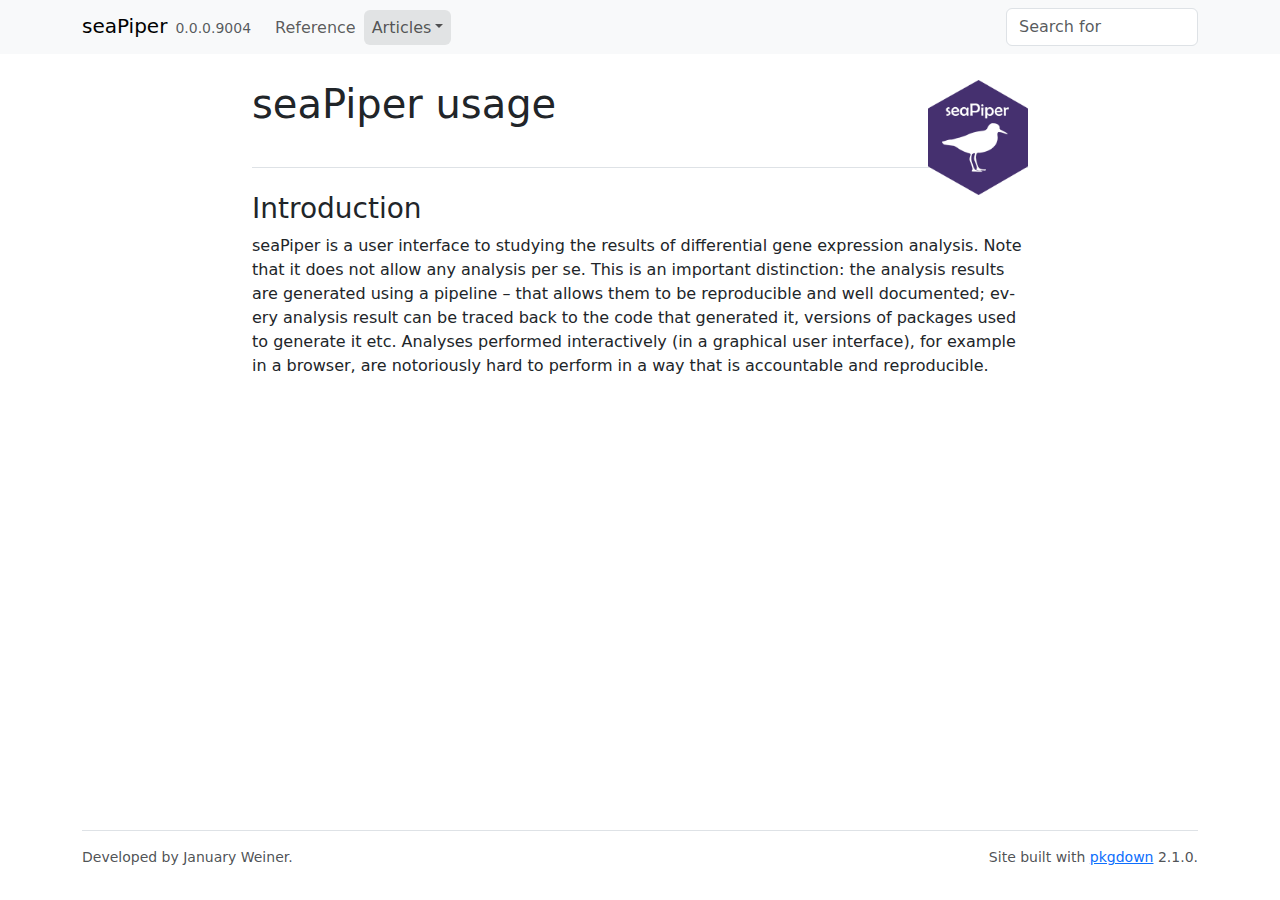
<file: docs/articles/usage.html>
<!DOCTYPE html>
<!-- Generated by pkgdown: do not edit by hand --><html lang="en">
<head>
<meta http-equiv="Content-Type" content="text/html; charset=UTF-8">
<meta charset="utf-8">
<meta http-equiv="X-UA-Compatible" content="IE=edge">
<meta name="viewport" content="width=device-width, initial-scale=1, shrink-to-fit=no">
<title>seaPiper usage • seaPiper</title>
<!-- favicons --><link rel="icon" type="image/png" sizes="16x16" href="../favicon-16x16.png">
<link rel="icon" type="image/png" sizes="32x32" href="../favicon-32x32.png">
<link rel="apple-touch-icon" type="image/png" sizes="180x180" href="../apple-touch-icon.png">
<link rel="apple-touch-icon" type="image/png" sizes="120x120" href="../apple-touch-icon-120x120.png">
<link rel="apple-touch-icon" type="image/png" sizes="76x76" href="../apple-touch-icon-76x76.png">
<link rel="apple-touch-icon" type="image/png" sizes="60x60" href="../apple-touch-icon-60x60.png">
<script src="../deps/jquery-3.6.0/jquery-3.6.0.min.js"></script><meta name="viewport" content="width=device-width, initial-scale=1, shrink-to-fit=no">
<link href="../deps/bootstrap-5.3.1/bootstrap.min.css" rel="stylesheet">
<script src="../deps/bootstrap-5.3.1/bootstrap.bundle.min.js"></script><link href="../deps/font-awesome-6.4.2/css/all.min.css" rel="stylesheet">
<link href="../deps/font-awesome-6.4.2/css/v4-shims.min.css" rel="stylesheet">
<script src="../deps/headroom-0.11.0/headroom.min.js"></script><script src="../deps/headroom-0.11.0/jQuery.headroom.min.js"></script><script src="../deps/bootstrap-toc-1.0.1/bootstrap-toc.min.js"></script><script src="../deps/clipboard.js-2.0.11/clipboard.min.js"></script><script src="../deps/search-1.0.0/autocomplete.jquery.min.js"></script><script src="../deps/search-1.0.0/fuse.min.js"></script><script src="../deps/search-1.0.0/mark.min.js"></script><!-- pkgdown --><script src="../pkgdown.js"></script><meta property="og:title" content="seaPiper usage">
</head>
<body>
    <a href="#main" class="visually-hidden-focusable">Skip to contents</a>


    <nav class="navbar navbar-expand-lg fixed-top bg-light" data-bs-theme="light" aria-label="Site navigation"><div class="container">

    <a class="navbar-brand me-2" href="../index.html">seaPiper</a>

    <small class="nav-text text-muted me-auto" data-bs-toggle="tooltip" data-bs-placement="bottom" title="">0.0.0.9004</small>


    <button class="navbar-toggler" type="button" data-bs-toggle="collapse" data-bs-target="#navbar" aria-controls="navbar" aria-expanded="false" aria-label="Toggle navigation">
      <span class="navbar-toggler-icon"></span>
    </button>

    <div id="navbar" class="collapse navbar-collapse ms-3">
      <ul class="navbar-nav me-auto">
<li class="nav-item"><a class="nav-link" href="../reference/index.html">Reference</a></li>
<li class="active nav-item dropdown">
  <button class="nav-link dropdown-toggle" type="button" id="dropdown-articles" data-bs-toggle="dropdown" aria-expanded="false" aria-haspopup="true">Articles</button>
  <ul class="dropdown-menu" aria-labelledby="dropdown-articles">
<li><a class="dropdown-item" href="../articles/usage.html">seaPiper usage</a></li>
  </ul>
</li>
      </ul>
<ul class="navbar-nav">
<li class="nav-item"><form class="form-inline" role="search">
 <input class="form-control" type="search" name="search-input" id="search-input" autocomplete="off" aria-label="Search site" placeholder="Search for" data-search-index="../search.json">
</form></li>
      </ul>
</div>


  </div>
</nav><div class="container template-article">




<div class="row">
  <main id="main" class="col-md-9"><div class="page-header">
      <img src="../logo.png" class="logo" alt=""><h1>seaPiper usage</h1>
            
      

      <div class="d-none name"><code>usage.Rmd</code></div>
    </div>

    
    
<div class="section level2">
<h2 id="introduction">Introduction<a class="anchor" aria-label="anchor" href="#introduction"></a>
</h2>
<p>seaPiper is a user interface to studying the results of differential
gene expression analysis. Note that it does not allow any analysis per
se. This is an important distinction: the analysis results are generated
using a pipeline – that allows them to be reproducible and well
documented; every analysis result can be traced back to the code that
generated it, versions of packages used to generate it etc. Analyses
performed interactively (in a graphical user interface), for example in
a browser, are notoriously hard to perform in a way that is accountable
and reproducible.</p>
</div>
  </main>
</div>



    <footer><div class="pkgdown-footer-left">
  <p>Developed by January Weiner.</p>
</div>

<div class="pkgdown-footer-right">
  <p>Site built with <a href="https://pkgdown.r-lib.org/" class="external-link">pkgdown</a> 2.1.0.</p>
</div>

    </footer>
</div>





  </body>
</html>
</file>
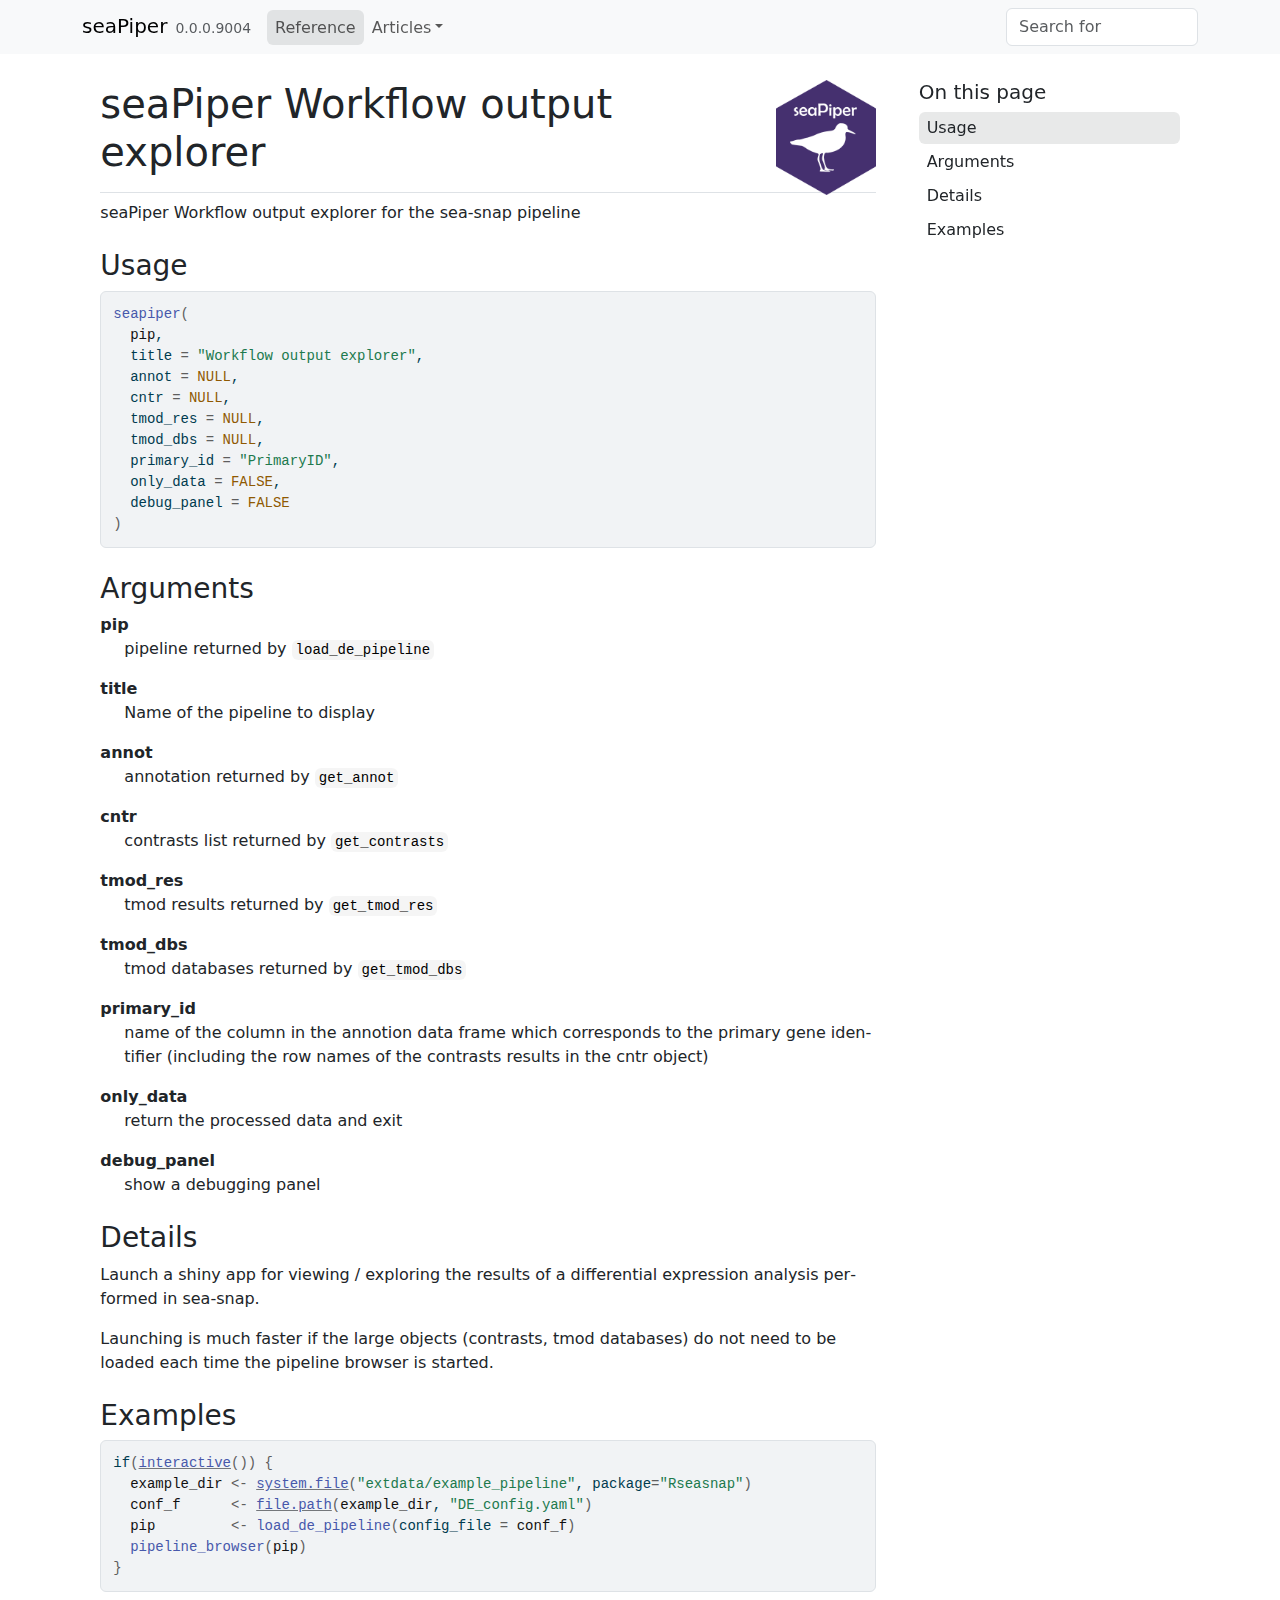
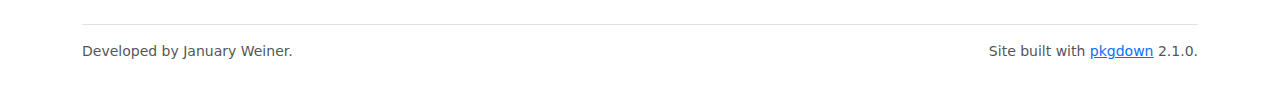
<file: docs/reference/seapiper.html>
<!DOCTYPE html>
<!-- Generated by pkgdown: do not edit by hand --><html lang="en"><head><meta http-equiv="Content-Type" content="text/html; charset=UTF-8"><meta charset="utf-8"><meta http-equiv="X-UA-Compatible" content="IE=edge"><meta name="viewport" content="width=device-width, initial-scale=1, shrink-to-fit=no"><title>seaPiper Workflow output explorer — seapiper • seaPiper</title><!-- favicons --><link rel="icon" type="image/png" sizes="16x16" href="../favicon-16x16.png"><link rel="icon" type="image/png" sizes="32x32" href="../favicon-32x32.png"><link rel="apple-touch-icon" type="image/png" sizes="180x180" href="../apple-touch-icon.png"><link rel="apple-touch-icon" type="image/png" sizes="120x120" href="../apple-touch-icon-120x120.png"><link rel="apple-touch-icon" type="image/png" sizes="76x76" href="../apple-touch-icon-76x76.png"><link rel="apple-touch-icon" type="image/png" sizes="60x60" href="../apple-touch-icon-60x60.png"><script src="../deps/jquery-3.6.0/jquery-3.6.0.min.js"></script><meta name="viewport" content="width=device-width, initial-scale=1, shrink-to-fit=no"><link href="../deps/bootstrap-5.3.1/bootstrap.min.css" rel="stylesheet"><script src="../deps/bootstrap-5.3.1/bootstrap.bundle.min.js"></script><link href="../deps/font-awesome-6.4.2/css/all.min.css" rel="stylesheet"><link href="../deps/font-awesome-6.4.2/css/v4-shims.min.css" rel="stylesheet"><script src="../deps/headroom-0.11.0/headroom.min.js"></script><script src="../deps/headroom-0.11.0/jQuery.headroom.min.js"></script><script src="../deps/bootstrap-toc-1.0.1/bootstrap-toc.min.js"></script><script src="../deps/clipboard.js-2.0.11/clipboard.min.js"></script><script src="../deps/search-1.0.0/autocomplete.jquery.min.js"></script><script src="../deps/search-1.0.0/fuse.min.js"></script><script src="../deps/search-1.0.0/mark.min.js"></script><!-- pkgdown --><script src="../pkgdown.js"></script><meta property="og:title" content="seaPiper Workflow output explorer — seapiper"><meta name="description" content="seaPiper Workflow output explorer for the sea-snap pipeline"><meta property="og:description" content="seaPiper Workflow output explorer for the sea-snap pipeline"><meta property="og:image" content="https://bihealth.github.io/seaPiper/logo.png"></head><body>
    <a href="#main" class="visually-hidden-focusable">Skip to contents</a>


    <nav class="navbar navbar-expand-lg fixed-top bg-light" data-bs-theme="light" aria-label="Site navigation"><div class="container">

    <a class="navbar-brand me-2" href="../index.html">seaPiper</a>

    <small class="nav-text text-muted me-auto" data-bs-toggle="tooltip" data-bs-placement="bottom" title="">0.0.0.9004</small>


    <button class="navbar-toggler" type="button" data-bs-toggle="collapse" data-bs-target="#navbar" aria-controls="navbar" aria-expanded="false" aria-label="Toggle navigation">
      <span class="navbar-toggler-icon"></span>
    </button>

    <div id="navbar" class="collapse navbar-collapse ms-3">
      <ul class="navbar-nav me-auto"><li class="active nav-item"><a class="nav-link" href="../reference/index.html">Reference</a></li>
<li class="nav-item dropdown">
  <button class="nav-link dropdown-toggle" type="button" id="dropdown-articles" data-bs-toggle="dropdown" aria-expanded="false" aria-haspopup="true">Articles</button>
  <ul class="dropdown-menu" aria-labelledby="dropdown-articles"><li><a class="dropdown-item" href="../articles/usage.html">seaPiper usage</a></li>
  </ul></li>
      </ul><ul class="navbar-nav"><li class="nav-item"><form class="form-inline" role="search">
 <input class="form-control" type="search" name="search-input" id="search-input" autocomplete="off" aria-label="Search site" placeholder="Search for" data-search-index="../search.json"></form></li>
      </ul></div>


  </div>
</nav><div class="container template-reference-topic">
<div class="row">
  <main id="main" class="col-md-9"><div class="page-header">
      <img src="../logo.png" class="logo" alt=""><h1>seaPiper Workflow output explorer</h1>

      <div class="d-none name"><code>seapiper.Rd</code></div>
    </div>

    <div class="ref-description section level2">
    <p>seaPiper Workflow output explorer for the sea-snap pipeline</p>
    </div>

    <div class="section level2">
    <h2 id="ref-usage">Usage<a class="anchor" aria-label="anchor" href="#ref-usage"></a></h2>
    <div class="sourceCode"><pre class="sourceCode r"><code><span><span class="fu">seapiper</span><span class="op">(</span></span>
<span>  <span class="va">pip</span>,</span>
<span>  title <span class="op">=</span> <span class="st">"Workflow output explorer"</span>,</span>
<span>  annot <span class="op">=</span> <span class="cn">NULL</span>,</span>
<span>  cntr <span class="op">=</span> <span class="cn">NULL</span>,</span>
<span>  tmod_res <span class="op">=</span> <span class="cn">NULL</span>,</span>
<span>  tmod_dbs <span class="op">=</span> <span class="cn">NULL</span>,</span>
<span>  primary_id <span class="op">=</span> <span class="st">"PrimaryID"</span>,</span>
<span>  only_data <span class="op">=</span> <span class="cn">FALSE</span>,</span>
<span>  debug_panel <span class="op">=</span> <span class="cn">FALSE</span></span>
<span><span class="op">)</span></span></code></pre></div>
    </div>

    <div class="section level2">
    <h2 id="arguments">Arguments<a class="anchor" aria-label="anchor" href="#arguments"></a></h2>


<dl><dt id="arg-pip">pip<a class="anchor" aria-label="anchor" href="#arg-pip"></a></dt>
<dd><p>pipeline returned by <code>load_de_pipeline</code></p></dd>


<dt id="arg-title">title<a class="anchor" aria-label="anchor" href="#arg-title"></a></dt>
<dd><p>Name of the pipeline to display</p></dd>


<dt id="arg-annot">annot<a class="anchor" aria-label="anchor" href="#arg-annot"></a></dt>
<dd><p>annotation returned by <code>get_annot</code></p></dd>


<dt id="arg-cntr">cntr<a class="anchor" aria-label="anchor" href="#arg-cntr"></a></dt>
<dd><p>contrasts list returned by <code>get_contrasts</code></p></dd>


<dt id="arg-tmod-res">tmod_res<a class="anchor" aria-label="anchor" href="#arg-tmod-res"></a></dt>
<dd><p>tmod results returned by <code>get_tmod_res</code></p></dd>


<dt id="arg-tmod-dbs">tmod_dbs<a class="anchor" aria-label="anchor" href="#arg-tmod-dbs"></a></dt>
<dd><p>tmod databases returned by <code>get_tmod_dbs</code></p></dd>


<dt id="arg-primary-id">primary_id<a class="anchor" aria-label="anchor" href="#arg-primary-id"></a></dt>
<dd><p>name of the column in the annotion data frame
which corresponds to the primary gene identifier (including the
row names of the contrasts results in the cntr object)</p></dd>


<dt id="arg-only-data">only_data<a class="anchor" aria-label="anchor" href="#arg-only-data"></a></dt>
<dd><p>return the processed data and exit</p></dd>


<dt id="arg-debug-panel">debug_panel<a class="anchor" aria-label="anchor" href="#arg-debug-panel"></a></dt>
<dd><p>show a debugging panel</p></dd>

</dl></div>
    <div class="section level2">
    <h2 id="details">Details<a class="anchor" aria-label="anchor" href="#details"></a></h2>
    <p>Launch a shiny app for viewing / exploring the results of a differential
expression analysis performed in sea-snap.</p>
<p>Launching is much faster if the large objects (contrasts, tmod
databases) do not need to be loaded each time the pipeline browser is
started.</p>
    </div>

    <div class="section level2">
    <h2 id="ref-examples">Examples<a class="anchor" aria-label="anchor" href="#ref-examples"></a></h2>
    <div class="sourceCode"><pre class="sourceCode r"><code><span class="r-in"><span><span class="kw">if</span><span class="op">(</span><span class="fu"><a href="https://rdrr.io/r/base/interactive.html" class="external-link">interactive</a></span><span class="op">(</span><span class="op">)</span><span class="op">)</span> <span class="op">{</span></span></span>
<span class="r-in"><span>  <span class="va">example_dir</span> <span class="op">&lt;-</span> <span class="fu"><a href="https://rdrr.io/r/base/system.file.html" class="external-link">system.file</a></span><span class="op">(</span><span class="st">"extdata/example_pipeline"</span>, package<span class="op">=</span><span class="st">"Rseasnap"</span><span class="op">)</span></span></span>
<span class="r-in"><span>  <span class="va">conf_f</span>      <span class="op">&lt;-</span> <span class="fu"><a href="https://rdrr.io/r/base/file.path.html" class="external-link">file.path</a></span><span class="op">(</span><span class="va">example_dir</span>, <span class="st">"DE_config.yaml"</span><span class="op">)</span></span></span>
<span class="r-in"><span>  <span class="va">pip</span>         <span class="op">&lt;-</span> <span class="fu">load_de_pipeline</span><span class="op">(</span>config_file <span class="op">=</span> <span class="va">conf_f</span><span class="op">)</span></span></span>
<span class="r-in"><span>  <span class="fu">pipeline_browser</span><span class="op">(</span><span class="va">pip</span><span class="op">)</span></span></span>
<span class="r-in"><span><span class="op">}</span></span></span>
</code></pre></div>
    </div>
  </main><aside class="col-md-3"><nav id="toc" aria-label="Table of contents"><h2>On this page</h2>
    </nav></aside></div>


    <footer><div class="pkgdown-footer-left">
  <p>Developed by January Weiner.</p>
</div>

<div class="pkgdown-footer-right">
  <p>Site built with <a href="https://pkgdown.r-lib.org/" class="external-link">pkgdown</a> 2.1.0.</p>
</div>

    </footer></div>





  </body></html>
</file>
<file: docs/deps/font-awesome-6.4.2/css/v4-shims.min.css>
/*!
 * Font Awesome Free 6.4.2 by @fontawesome - https://fontawesome.com
 * License - https://fontawesome.com/license/free (Icons: CC BY 4.0, Fonts: SIL OFL 1.1, Code: MIT License)
 * Copyright 2023 Fonticons, Inc.
 */
.fa.fa-glass:before{content:"\f000"}.fa.fa-envelope-o{font-family:"Font Awesome 6 Free";font-weight:400}.fa.fa-envelope-o:before{content:"\f0e0"}.fa.fa-star-o{font-family:"Font Awesome 6 Free";font-weight:400}.fa.fa-star-o:before{content:"\f005"}.fa.fa-close:before,.fa.fa-remove:before{content:"\f00d"}.fa.fa-gear:before{content:"\f013"}.fa.fa-trash-o{font-family:"Font Awesome 6 Free";font-weight:400}.fa.fa-trash-o:before{content:"\f2ed"}.fa.fa-home:before{content:"\f015"}.fa.fa-file-o{font-family:"Font Awesome 6 Free";font-weight:400}.fa.fa-file-o:before{content:"\f15b"}.fa.fa-clock-o{font-family:"Font Awesome 6 Free";font-weight:400}.fa.fa-clock-o:before{content:"\f017"}.fa.fa-arrow-circle-o-down{font-family:"Font Awesome 6 Free";font-weight:400}.fa.fa-arrow-circle-o-down:before{content:"\f358"}.fa.fa-arrow-circle-o-up{font-family:"Font Awesome 6 Free";font-weight:400}.fa.fa-arrow-circle-o-up:before{content:"\f35b"}.fa.fa-play-circle-o{font-family:"Font Awesome 6 Free";font-weight:400}.fa.fa-play-circle-o:before{content:"\f144"}.fa.fa-repeat:before,.fa.fa-rotate-right:before{content:"\f01e"}.fa.fa-refresh:before{content:"\f021"}.fa.fa-list-alt{font-family:"Font Awesome 6 Free";font-weight:400}.fa.fa-list-alt:before{content:"\f022"}.fa.fa-dedent:before{content:"\f03b"}.fa.fa-video-camera:before{content:"\f03d"}.fa.fa-picture-o{font-family:"Font Awesome 6 Free";font-weight:400}.fa.fa-picture-o:before{content:"\f03e"}.fa.fa-photo{font-family:"Font Awesome 6 Free";font-weight:400}.fa.fa-photo:before{content:"\f03e"}.fa.fa-image{font-family:"Font Awesome 6 Free";font-weight:400}.fa.fa-image:before{content:"\f03e"}.fa.fa-map-marker:before{content:"\f3c5"}.fa.fa-pencil-square-o{font-family:"Font Awesome 6 Free";font-weight:400}.fa.fa-pencil-square-o:before{content:"\f044"}.fa.fa-edit{font-family:"Font Awesome 6 Free";font-weight:400}.fa.fa-edit:before{content:"\f044"}.fa.fa-share-square-o:before{content:"\f14d"}.fa.fa-check-square-o{font-family:"Font Awesome 6 Free";font-weight:400}.fa.fa-check-square-o:before{content:"\f14a"}.fa.fa-arrows:before{content:"\f0b2"}.fa.fa-times-circle-o{font-family:"Font Awesome 6 Free";font-weight:400}.fa.fa-times-circle-o:before{content:"\f057"}.fa.fa-check-circle-o{font-family:"Font Awesome 6 Free";font-weight:400}.fa.fa-check-circle-o:before{content:"\f058"}.fa.fa-mail-forward:before{content:"\f064"}.fa.fa-expand:before{content:"\f424"}.fa.fa-compress:before{content:"\f422"}.fa.fa-eye,.fa.fa-eye-slash{font-family:"Font Awesome 6 Free";font-weight:400}.fa.fa-warning:before{content:"\f071"}.fa.fa-calendar:before{content:"\f073"}.fa.fa-arrows-v:before{content:"\f338"}.fa.fa-arrows-h:before{content:"\f337"}.fa.fa-bar-chart-o:before,.fa.fa-bar-chart:before{content:"\e0e3"}.fa.fa-twitter-square{font-family:"Font Awesome 6 Brands";font-weight:400}.fa.fa-twitter-square:before{content:"\f081"}.fa.fa-facebook-square{font-family:"Font Awesome 6 Brands";font-weight:400}.fa.fa-facebook-square:before{content:"\f082"}.fa.fa-gears:before{content:"\f085"}.fa.fa-thumbs-o-up{font-family:"Font Awesome 6 Free";font-weight:400}.fa.fa-thumbs-o-up:before{content:"\f164"}.fa.fa-thumbs-o-down{font-family:"Font Awesome 6 Free";font-weight:400}.fa.fa-thumbs-o-down:before{content:"\f165"}.fa.fa-heart-o{font-family:"Font Awesome 6 Free";font-weight:400}.fa.fa-heart-o:before{content:"\f004"}.fa.fa-sign-out:before{content:"\f2f5"}.fa.fa-linkedin-square{font-family:"Font Awesome 6 Brands";font-weight:400}.fa.fa-linkedin-square:before{content:"\f08c"}.fa.fa-thumb-tack:before{content:"\f08d"}.fa.fa-external-link:before{content:"\f35d"}.fa.fa-sign-in:before{content:"\f2f6"}.fa.fa-github-square{font-family:"Font Awesome 6 Brands";font-weight:400}.fa.fa-github-square:before{content:"\f092"}.fa.fa-lemon-o{font-family:"Font Awesome 6 Free";font-weight:400}.fa.fa-lemon-o:before{content:"\f094"}.fa.fa-square-o{font-family:"Font Awesome 6 Free";font-weight:400}.fa.fa-square-o:before{content:"\f0c8"}.fa.fa-bookmark-o{font-family:"Font Awesome 6 Free";font-weight:400}.fa.fa-bookmark-o:before{content:"\f02e"}.fa.fa-facebook,.fa.fa-twitter{font-family:"Font Awesome 6 Brands";font-weight:400}.fa.fa-facebook:before{content:"\f39e"}.fa.fa-facebook-f{font-family:"Font Awesome 6 Brands";font-weight:400}.fa.fa-facebook-f:before{content:"\f39e"}.fa.fa-github{font-family:"Font Awesome 6 Brands";font-weight:400}.fa.fa-credit-card{font-family:"Font Awesome 6 Free";font-weight:400}.fa.fa-feed:before{content:"\f09e"}.fa.fa-hdd-o{font-family:"Font Awesome 6 Free";font-weight:400}.fa.fa-hdd-o:before{content:"\f0a0"}.fa.fa-hand-o-right{font-family:"Font Awesome 6 Free";font-weight:400}.fa.fa-hand-o-right:before{content:"\f0a4"}.fa.fa-hand-o-left{font-family:"Font Awesome 6 Free";font-weight:400}.fa.fa-hand-o-left:before{content:"\f0a5"}.fa.fa-hand-o-up{font-family:"Font Awesome 6 Free";font-weight:400}.fa.fa-hand-o-up:before{content:"\f0a6"}.fa.fa-hand-o-down{font-family:"Font Awesome 6 Free";font-weight:400}.fa.fa-hand-o-down:before{content:"\f0a7"}.fa.fa-globe:before{content:"\f57d"}.fa.fa-tasks:before{content:"\f828"}.fa.fa-arrows-alt:before{content:"\f31e"}.fa.fa-group:before{content:"\f0c0"}.fa.fa-chain:before{content:"\f0c1"}.fa.fa-cut:before{content:"\f0c4"}.fa.fa-files-o{font-family:"Font Awesome 6 Free";font-weight:400}.fa.fa-files-o:before{content:"\f0c5"}.fa.fa-floppy-o{font-family:"Font Awesome 6 Free";font-weight:400}.fa.fa-floppy-o:before{content:"\f0c7"}.fa.fa-save{font-family:"Font Awesome 6 Free";font-weight:400}.fa.fa-save:before{content:"\f0c7"}.fa.fa-navicon:before,.fa.fa-reorder:before{content:"\f0c9"}.fa.fa-magic:before{content:"\e2ca"}.fa.fa-pinterest,.fa.fa-pinterest-square{font-family:"Font Awesome 6 Brands";font-weight:400}.fa.fa-pinterest-square:before{content:"\f0d3"}.fa.fa-google-plus-square{font-family:"Font Awesome 6 Brands";font-weight:400}.fa.fa-google-plus-square:before{content:"\f0d4"}.fa.fa-google-plus{font-family:"Font Awesome 6 Brands";font-weight:400}.fa.fa-google-plus:before{content:"\f0d5"}.fa.fa-money:before{content:"\f3d1"}.fa.fa-unsorted:before{content:"\f0dc"}.fa.fa-sort-desc:before{content:"\f0dd"}.fa.fa-sort-asc:before{content:"\f0de"}.fa.fa-linkedin{font-family:"Font Awesome 6 Brands";font-weight:400}.fa.fa-linkedin:before{content:"\f0e1"}.fa.fa-rotate-left:before{content:"\f0e2"}.fa.fa-legal:before{content:"\f0e3"}.fa.fa-dashboard:before,.fa.fa-tachometer:before{content:"\f625"}.fa.fa-comment-o{font-family:"Font Awesome 6 Free";font-weight:400}.fa.fa-comment-o:before{content:"\f075"}.fa.fa-comments-o{font-family:"Font Awesome 6 Free";font-weight:400}.fa.fa-comments-o:before{content:"\f086"}.fa.fa-flash:before{content:"\f0e7"}.fa.fa-clipboard:before{content:"\f0ea"}.fa.fa-lightbulb-o{font-family:"Font Awesome 6 Free";font-weight:400}.fa.fa-lightbulb-o:before{content:"\f0eb"}.fa.fa-exchange:before{content:"\f362"}.fa.fa-cloud-download:before{content:"\f0ed"}.fa.fa-cloud-upload:before{content:"\f0ee"}.fa.fa-bell-o{font-family:"Font Awesome 6 Free";font-weight:400}.fa.fa-bell-o:before{content:"\f0f3"}.fa.fa-cutlery:before{content:"\f2e7"}.fa.fa-file-text-o{font-family:"Font Awesome 6 Free";font-weight:400}.fa.fa-file-text-o:before{content:"\f15c"}.fa.fa-building-o{font-family:"Font Awesome 6 Free";font-weight:400}.fa.fa-building-o:before{content:"\f1ad"}.fa.fa-hospital-o{font-family:"Font Awesome 6 Free";font-weight:400}.fa.fa-hospital-o:before{content:"\f0f8"}.fa.fa-tablet:before{content:"\f3fa"}.fa.fa-mobile-phone:before,.fa.fa-mobile:before{content:"\f3cd"}.fa.fa-circle-o{font-family:"Font Awesome 6 Free";font-weight:400}.fa.fa-circle-o:before{content:"\f111"}.fa.fa-mail-reply:before{content:"\f3e5"}.fa.fa-github-alt{font-family:"Font Awesome 6 Brands";font-weight:400}.fa.fa-folder-o{font-family:"Font Awesome 6 Free";font-weight:400}.fa.fa-folder-o:before{content:"\f07b"}.fa.fa-folder-open-o{font-family:"Font Awesome 6 Free";font-weight:400}.fa.fa-folder-open-o:before{content:"\f07c"}.fa.fa-smile-o{font-family:"Font Awesome 6 Free";font-weight:400}.fa.fa-smile-o:before{content:"\f118"}.fa.fa-frown-o{font-family:"Font Awesome 6 Free";font-weight:400}.fa.fa-frown-o:before{content:"\f119"}.fa.fa-meh-o{font-family:"Font Awesome 6 Free";font-weight:400}.fa.fa-meh-o:before{content:"\f11a"}.fa.fa-keyboard-o{font-family:"Font Awesome 6 Free";font-weight:400}.fa.fa-keyboard-o:before{content:"\f11c"}.fa.fa-flag-o{font-family:"Font Awesome 6 Free";font-weight:400}.fa.fa-flag-o:before{content:"\f024"}.fa.fa-mail-reply-all:before{content:"\f122"}.fa.fa-star-half-o{font-family:"Font Awesome 6 Free";font-weight:400}.fa.fa-star-half-o:before{content:"\f5c0"}.fa.fa-star-half-empty{font-family:"Font Awesome 6 Free";font-weight:400}.fa.fa-star-half-empty:before{content:"\f5c0"}.fa.fa-star-half-full{font-family:"Font Awesome 6 Free";font-weight:400}.fa.fa-star-half-full:before{content:"\f5c0"}.fa.fa-code-fork:before{content:"\f126"}.fa.fa-chain-broken:before,.fa.fa-unlink:before{content:"\f127"}.fa.fa-calendar-o{font-family:"Font Awesome 6 Free";font-weight:400}.fa.fa-calendar-o:before{content:"\f133"}.fa.fa-css3,.fa.fa-html5,.fa.fa-maxcdn{font-family:"Font Awesome 6 Brands";font-weight:400}.fa.fa-unlock-alt:before{content:"\f09c"}.fa.fa-minus-square-o{font-family:"Font Awesome 6 Free";font-weight:400}.fa.fa-minus-square-o:before{content:"\f146"}.fa.fa-level-up:before{content:"\f3bf"}.fa.fa-level-down:before{content:"\f3be"}.fa.fa-pencil-square:before{content:"\f14b"}.fa.fa-external-link-square:before{content:"\f360"}.fa.fa-compass{font-family:"Font Awesome 6 Free";font-weight:400}.fa.fa-caret-square-o-down{font-family:"Font Awesome 6 Free";font-weight:400}.fa.fa-caret-square-o-down:before{content:"\f150"}.fa.fa-toggle-down{font-family:"Font Awesome 6 Free";font-weight:400}.fa.fa-toggle-down:before{content:"\f150"}.fa.fa-caret-square-o-up{font-family:"Font Awesome 6 Free";font-weight:400}.fa.fa-caret-square-o-up:before{content:"\f151"}.fa.fa-toggle-up{font-family:"Font Awesome 6 Free";font-weight:400}.fa.fa-toggle-up:before{content:"\f151"}.fa.fa-caret-square-o-right{font-family:"Font Awesome 6 Free";font-weight:400}.fa.fa-caret-square-o-right:before{content:"\f152"}.fa.fa-toggle-right{font-family:"Font Awesome 6 Free";font-weight:400}.fa.fa-toggle-right:before{content:"\f152"}.fa.fa-eur:before,.fa.fa-euro:before{content:"\f153"}.fa.fa-gbp:before{content:"\f154"}.fa.fa-dollar:before,.fa.fa-usd:before{content:"\24"}.fa.fa-inr:before,.fa.fa-rupee:before{content:"\e1bc"}.fa.fa-cny:before,.fa.fa-jpy:before,.fa.fa-rmb:before,.fa.fa-yen:before{content:"\f157"}.fa.fa-rouble:before,.fa.fa-rub:before,.fa.fa-ruble:before{content:"\f158"}.fa.fa-krw:before,.fa.fa-won:before{content:"\f159"}.fa.fa-bitcoin,.fa.fa-btc{font-family:"Font Awesome 6 Brands";font-weight:400}.fa.fa-bitcoin:before{content:"\f15a"}.fa.fa-file-text:before{content:"\f15c"}.fa.fa-sort-alpha-asc:before{content:"\f15d"}.fa.fa-sort-alpha-desc:before{content:"\f881"}.fa.fa-sort-amount-asc:before{content:"\f884"}.fa.fa-sort-amount-desc:before{content:"\f160"}.fa.fa-sort-numeric-asc:before{content:"\f162"}.fa.fa-sort-numeric-desc:before{content:"\f886"}.fa.fa-youtube-square{font-family:"Font Awesome 6 Brands";font-weight:400}.fa.fa-youtube-square:before{content:"\f431"}.fa.fa-xing,.fa.fa-xing-square,.fa.fa-youtube{font-family:"Font Awesome 6 Brands";font-weight:400}.fa.fa-xing-square:before{content:"\f169"}.fa.fa-youtube-play{font-family:"Font Awesome 6 Brands";font-weight:400}.fa.fa-youtube-play:before{content:"\f167"}.fa.fa-adn,.fa.fa-bitbucket,.fa.fa-bitbucket-square,.fa.fa-dropbox,.fa.fa-flickr,.fa.fa-instagram,.fa.fa-stack-overflow{font-family:"Font Awesome 6 Brands";font-weight:400}.fa.fa-bitbucket-square:before{content:"\f171"}.fa.fa-tumblr,.fa.fa-tumblr-square{font-family:"Font Awesome 6 Brands";font-weight:400}.fa.fa-tumblr-square:before{content:"\f174"}.fa.fa-long-arrow-down:before{content:"\f309"}.fa.fa-long-arrow-up:before{content:"\f30c"}.fa.fa-long-arrow-left:before{content:"\f30a"}.fa.fa-long-arrow-right:before{content:"\f30b"}.fa.fa-android,.fa.fa-apple,.fa.fa-dribbble,.fa.fa-foursquare,.fa.fa-gittip,.fa.fa-gratipay,.fa.fa-linux,.fa.fa-skype,.fa.fa-trello,.fa.fa-windows{font-family:"Font Awesome 6 Brands";font-weight:400}.fa.fa-gittip:before{content:"\f184"}.fa.fa-sun-o{font-family:"Font Awesome 6 Free";font-weight:400}.fa.fa-sun-o:before{content:"\f185"}.fa.fa-moon-o{font-family:"Font Awesome 6 Free";font-weight:400}.fa.fa-moon-o:before{content:"\f186"}.fa.fa-pagelines,.fa.fa-renren,.fa.fa-stack-exchange,.fa.fa-vk,.fa.fa-weibo{font-family:"Font Awesome 6 Brands";font-weight:400}.fa.fa-arrow-circle-o-right{font-family:"Font Awesome 6 Free";font-weight:400}.fa.fa-arrow-circle-o-right:before{content:"\f35a"}.fa.fa-arrow-circle-o-left{font-family:"Font Awesome 6 Free";font-weight:400}.fa.fa-arrow-circle-o-left:before{content:"\f359"}.fa.fa-caret-square-o-left{font-family:"Font Awesome 6 Free";font-weight:400}.fa.fa-caret-square-o-left:before{content:"\f191"}.fa.fa-toggle-left{font-family:"Font Awesome 6 Free";font-weight:400}.fa.fa-toggle-left:before{content:"\f191"}.fa.fa-dot-circle-o{font-family:"Font Awesome 6 Free";font-weight:400}.fa.fa-dot-circle-o:before{content:"\f192"}.fa.fa-vimeo-square{font-family:"Font Awesome 6 Brands";font-weight:400}.fa.fa-vimeo-square:before{content:"\f194"}.fa.fa-try:before,.fa.fa-turkish-lira:before{content:"\e2bb"}.fa.fa-plus-square-o{font-family:"Font Awesome 6 Free";font-weight:400}.fa.fa-plus-square-o:before{content:"\f0fe"}.fa.fa-openid,.fa.fa-slack,.fa.fa-wordpress{font-family:"Font Awesome 6 Brands";font-weight:400}.fa.fa-bank:before,.fa.fa-institution:before{content:"\f19c"}.fa.fa-mortar-board:before{content:"\f19d"}.fa.fa-google,.fa.fa-reddit,.fa.fa-reddit-square,.fa.fa-yahoo{font-family:"Font Awesome 6 Brands";font-weight:400}.fa.fa-reddit-square:before{content:"\f1a2"}.fa.fa-behance,.fa.fa-behance-square,.fa.fa-delicious,.fa.fa-digg,.fa.fa-drupal,.fa.fa-joomla,.fa.fa-pied-piper-alt,.fa.fa-pied-piper-pp,.fa.fa-stumbleupon,.fa.fa-stumbleupon-circle{font-family:"Font Awesome 6 Brands";font-weight:400}.fa.fa-behance-square:before{content:"\f1b5"}.fa.fa-steam,.fa.fa-steam-square{font-family:"Font Awesome 6 Brands";font-weight:400}.fa.fa-steam-square:before{content:"\f1b7"}.fa.fa-automobile:before{content:"\f1b9"}.fa.fa-cab:before{content:"\f1ba"}.fa.fa-deviantart,.fa.fa-soundcloud,.fa.fa-spotify{font-family:"Font Awesome 6 Brands";font-weight:400}.fa.fa-file-pdf-o{font-family:"Font Awesome 6 Free";font-weight:400}.fa.fa-file-pdf-o:before{content:"\f1c1"}.fa.fa-file-word-o{font-family:"Font Awesome 6 Free";font-weight:400}.fa.fa-file-word-o:before{content:"\f1c2"}.fa.fa-file-excel-o{font-family:"Font Awesome 6 Free";font-weight:400}.fa.fa-file-excel-o:before{content:"\f1c3"}.fa.fa-file-powerpoint-o{font-family:"Font Awesome 6 Free";font-weight:400}.fa.fa-file-powerpoint-o:before{content:"\f1c4"}.fa.fa-file-image-o{font-family:"Font Awesome 6 Free";font-weight:400}.fa.fa-file-image-o:before{content:"\f1c5"}.fa.fa-file-photo-o{font-family:"Font Awesome 6 Free";font-weight:400}.fa.fa-file-photo-o:before{content:"\f1c5"}.fa.fa-file-picture-o{font-family:"Font Awesome 6 Free";font-weight:400}.fa.fa-file-picture-o:before{content:"\f1c5"}.fa.fa-file-archive-o{font-family:"Font Awesome 6 Free";font-weight:400}.fa.fa-file-archive-o:before{content:"\f1c6"}.fa.fa-file-zip-o{font-family:"Font Awesome 6 Free";font-weight:400}.fa.fa-file-zip-o:before{content:"\f1c6"}.fa.fa-file-audio-o{font-family:"Font Awesome 6 Free";font-weight:400}.fa.fa-file-audio-o:before{content:"\f1c7"}.fa.fa-file-sound-o{font-family:"Font Awesome 6 Free";font-weight:400}.fa.fa-file-sound-o:before{content:"\f1c7"}.fa.fa-file-video-o{font-family:"Font Awesome 6 Free";font-weight:400}.fa.fa-file-video-o:before{content:"\f1c8"}.fa.fa-file-movie-o{font-family:"Font Awesome 6 Free";font-weight:400}.fa.fa-file-movie-o:before{content:"\f1c8"}.fa.fa-file-code-o{font-family:"Font Awesome 6 Free";font-weight:400}.fa.fa-file-code-o:before{content:"\f1c9"}.fa.fa-codepen,.fa.fa-jsfiddle,.fa.fa-vine{font-family:"Font Awesome 6 Brands";font-weight:400}.fa.fa-life-bouy:before,.fa.fa-life-buoy:before,.fa.fa-life-saver:before,.fa.fa-support:before{content:"\f1cd"}.fa.fa-circle-o-notch:before{content:"\f1ce"}.fa.fa-ra,.fa.fa-rebel{font-family:"Font Awesome 6 Brands";font-weight:400}.fa.fa-ra:before{content:"\f1d0"}.fa.fa-resistance{font-family:"Font Awesome 6 Brands";font-weight:400}.fa.fa-resistance:before{content:"\f1d0"}.fa.fa-empire,.fa.fa-ge{font-family:"Font Awesome 6 Brands";font-weight:400}.fa.fa-ge:before{content:"\f1d1"}.fa.fa-git-square{font-family:"Font Awesome 6 Brands";font-weight:400}.fa.fa-git-square:before{content:"\f1d2"}.fa.fa-git,.fa.fa-hacker-news,.fa.fa-y-combinator-square{font-family:"Font Awesome 6 Brands";font-weight:400}.fa.fa-y-combinator-square:before{content:"\f1d4"}.fa.fa-yc-square{font-family:"Font Awesome 6 Brands";font-weight:400}.fa.fa-yc-square:before{content:"\f1d4"}.fa.fa-qq,.fa.fa-tencent-weibo,.fa.fa-wechat,.fa.fa-weixin{font-family:"Font Awesome 6 Brands";font-weight:400}.fa.fa-wechat:before{content:"\f1d7"}.fa.fa-send:before{content:"\f1d8"}.fa.fa-paper-plane-o{font-family:"Font Awesome 6 Free";font-weight:400}.fa.fa-paper-plane-o:before{content:"\f1d8"}.fa.fa-send-o{font-family:"Font Awesome 6 Free";font-weight:400}.fa.fa-send-o:before{content:"\f1d8"}.fa.fa-circle-thin{font-family:"Font Awesome 6 Free";font-weight:400}.fa.fa-circle-thin:before{content:"\f111"}.fa.fa-header:before{content:"\f1dc"}.fa.fa-futbol-o{font-family:"Font Awesome 6 Free";font-weight:400}.fa.fa-futbol-o:before{content:"\f1e3"}.fa.fa-soccer-ball-o{font-family:"Font Awesome 6 Free";font-weight:400}.fa.fa-soccer-ball-o:before{content:"\f1e3"}.fa.fa-slideshare,.fa.fa-twitch,.fa.fa-yelp{font-family:"Font Awesome 6 Brands";font-weight:400}.fa.fa-newspaper-o{font-family:"Font Awesome 6 Free";font-weight:400}.fa.fa-newspaper-o:before{content:"\f1ea"}.fa.fa-cc-amex,.fa.fa-cc-discover,.fa.fa-cc-mastercard,.fa.fa-cc-paypal,.fa.fa-cc-stripe,.fa.fa-cc-visa,.fa.fa-google-wallet,.fa.fa-paypal{font-family:"Font Awesome 6 Brands";font-weight:400}.fa.fa-bell-slash-o{font-family:"Font Awesome 6 Free";font-weight:400}.fa.fa-bell-slash-o:before{content:"\f1f6"}.fa.fa-trash:before{content:"\f2ed"}.fa.fa-copyright{font-family:"Font Awesome 6 Free";font-weight:400}.fa.fa-eyedropper:before{content:"\f1fb"}.fa.fa-area-chart:before{content:"\f1fe"}.fa.fa-pie-chart:before{content:"\f200"}.fa.fa-line-chart:before{content:"\f201"}.fa.fa-lastfm,.fa.fa-lastfm-square{font-family:"Font Awesome 6 Brands";font-weight:400}.fa.fa-lastfm-square:before{content:"\f203"}.fa.fa-angellist,.fa.fa-ioxhost{font-family:"Font Awesome 6 Brands";font-weight:400}.fa.fa-cc{font-family:"Font Awesome 6 Free";font-weight:400}.fa.fa-cc:before{content:"\f20a"}.fa.fa-ils:before,.fa.fa-shekel:before,.fa.fa-sheqel:before{content:"\f20b"}.fa.fa-buysellads,.fa.fa-connectdevelop,.fa.fa-dashcube,.fa.fa-forumbee,.fa.fa-leanpub,.fa.fa-sellsy,.fa.fa-shirtsinbulk,.fa.fa-simplybuilt,.fa.fa-skyatlas{font-family:"Font Awesome 6 Brands";font-weight:400}.fa.fa-diamond{font-family:"Font Awesome 6 Free";font-weight:400}.fa.fa-diamond:before{content:"\f3a5"}.fa.fa-intersex:before,.fa.fa-transgender:before{content:"\f224"}.fa.fa-transgender-alt:before{content:"\f225"}.fa.fa-facebook-official{font-family:"Font Awesome 6 Brands";font-weight:400}.fa.fa-facebook-official:before{content:"\f09a"}.fa.fa-pinterest-p,.fa.fa-whatsapp{font-family:"Font Awesome 6 Brands";font-weight:400}.fa.fa-hotel:before{content:"\f236"}.fa.fa-medium,.fa.fa-viacoin,.fa.fa-y-combinator,.fa.fa-yc{font-family:"Font Awesome 6 Brands";font-weight:400}.fa.fa-yc:before{content:"\f23b"}.fa.fa-expeditedssl,.fa.fa-opencart,.fa.fa-optin-monster{font-family:"Font Awesome 6 Brands";font-weight:400}.fa.fa-battery-4:before,.fa.fa-battery:before{content:"\f240"}.fa.fa-battery-3:before{content:"\f241"}.fa.fa-battery-2:before{content:"\f242"}.fa.fa-battery-1:before{content:"\f243"}.fa.fa-battery-0:before{content:"\f244"}.fa.fa-object-group,.fa.fa-object-ungroup,.fa.fa-sticky-note-o{font-family:"Font Awesome 6 Free";font-weight:400}.fa.fa-sticky-note-o:before{content:"\f249"}.fa.fa-cc-diners-club,.fa.fa-cc-jcb{font-family:"Font Awesome 6 Brands";font-weight:400}.fa.fa-clone{font-family:"Font Awesome 6 Free";font-weight:400}.fa.fa-hourglass-o:before{content:"\f254"}.fa.fa-hourglass-1:before{content:"\f251"}.fa.fa-hourglass-2:before{content:"\f252"}.fa.fa-hourglass-3:before{content:"\f253"}.fa.fa-hand-rock-o{font-family:"Font Awesome 6 Free";font-weight:400}.fa.fa-hand-rock-o:before{content:"\f255"}.fa.fa-hand-grab-o{font-family:"Font Awesome 6 Free";font-weight:400}.fa.fa-hand-grab-o:before{content:"\f255"}.fa.fa-hand-paper-o{font-family:"Font Awesome 6 Free";font-weight:400}.fa.fa-hand-paper-o:before{content:"\f256"}.fa.fa-hand-stop-o{font-family:"Font Awesome 6 Free";font-weight:400}.fa.fa-hand-stop-o:before{content:"\f256"}.fa.fa-hand-scissors-o{font-family:"Font Awesome 6 Free";font-weight:400}.fa.fa-hand-scissors-o:before{content:"\f257"}.fa.fa-hand-lizard-o{font-family:"Font Awesome 6 Free";font-weight:400}.fa.fa-hand-lizard-o:before{content:"\f258"}.fa.fa-hand-spock-o{font-family:"Font Awesome 6 Free";font-weight:400}.fa.fa-hand-spock-o:before{content:"\f259"}.fa.fa-hand-pointer-o{font-family:"Font Awesome 6 Free";font-weight:400}.fa.fa-hand-pointer-o:before{content:"\f25a"}.fa.fa-hand-peace-o{font-family:"Font Awesome 6 Free";font-weight:400}.fa.fa-hand-peace-o:before{content:"\f25b"}.fa.fa-registered{font-family:"Font Awesome 6 Free";font-weight:400}.fa.fa-creative-commons,.fa.fa-gg,.fa.fa-gg-circle,.fa.fa-odnoklassniki,.fa.fa-odnoklassniki-square{font-family:"Font Awesome 6 Brands";font-weight:400}.fa.fa-odnoklassniki-square:before{content:"\f264"}.fa.fa-chrome,.fa.fa-firefox,.fa.fa-get-pocket,.fa.fa-internet-explorer,.fa.fa-opera,.fa.fa-safari,.fa.fa-wikipedia-w{font-family:"Font Awesome 6 Brands";font-weight:400}.fa.fa-television:before{content:"\f26c"}.fa.fa-500px,.fa.fa-amazon,.fa.fa-contao{font-family:"Font Awesome 6 Brands";font-weight:400}.fa.fa-calendar-plus-o{font-family:"Font Awesome 6 Free";font-weight:400}.fa.fa-calendar-plus-o:before{content:"\f271"}.fa.fa-calendar-minus-o{font-family:"Font Awesome 6 Free";font-weight:400}.fa.fa-calendar-minus-o:before{content:"\f272"}.fa.fa-calendar-times-o{font-family:"Font Awesome 6 Free";font-weight:400}.fa.fa-calendar-times-o:before{content:"\f273"}.fa.fa-calendar-check-o{font-family:"Font Awesome 6 Free";font-weight:400}.fa.fa-calendar-check-o:before{content:"\f274"}.fa.fa-map-o{font-family:"Font Awesome 6 Free";font-weight:400}.fa.fa-map-o:before{content:"\f279"}.fa.fa-commenting:before{content:"\f4ad"}.fa.fa-commenting-o{font-family:"Font Awesome 6 Free";font-weight:400}.fa.fa-commenting-o:before{content:"\f4ad"}.fa.fa-houzz,.fa.fa-vimeo{font-family:"Font Awesome 6 Brands";font-weight:400}.fa.fa-vimeo:before{content:"\f27d"}.fa.fa-black-tie,.fa.fa-edge,.fa.fa-fonticons,.fa.fa-reddit-alien{font-family:"Font Awesome 6 Brands";font-weight:400}.fa.fa-credit-card-alt:before{content:"\f09d"}.fa.fa-codiepie,.fa.fa-fort-awesome,.fa.fa-mixcloud,.fa.fa-modx,.fa.fa-product-hunt,.fa.fa-scribd,.fa.fa-usb{font-family:"Font Awesome 6 Brands";font-weight:400}.fa.fa-pause-circle-o{font-family:"Font Awesome 6 Free";font-weight:400}.fa.fa-pause-circle-o:before{content:"\f28b"}.fa.fa-stop-circle-o{font-family:"Font Awesome 6 Free";font-weight:400}.fa.fa-stop-circle-o:before{content:"\f28d"}.fa.fa-bluetooth,.fa.fa-bluetooth-b,.fa.fa-envira,.fa.fa-gitlab,.fa.fa-wheelchair-alt,.fa.fa-wpbeginner,.fa.fa-wpforms{font-family:"Font Awesome 6 Brands";font-weight:400}.fa.fa-wheelchair-alt:before{content:"\f368"}.fa.fa-question-circle-o{font-family:"Font Awesome 6 Free";font-weight:400}.fa.fa-question-circle-o:before{content:"\f059"}.fa.fa-volume-control-phone:before{content:"\f2a0"}.fa.fa-asl-interpreting:before{content:"\f2a3"}.fa.fa-deafness:before,.fa.fa-hard-of-hearing:before{content:"\f2a4"}.fa.fa-glide,.fa.fa-glide-g{font-family:"Font Awesome 6 Brands";font-weight:400}.fa.fa-signing:before{content:"\f2a7"}.fa.fa-viadeo,.fa.fa-viadeo-square{font-family:"Font Awesome 6 Brands";font-weight:400}.fa.fa-viadeo-square:before{content:"\f2aa"}.fa.fa-snapchat,.fa.fa-snapchat-ghost{font-family:"Font Awesome 6 Brands";font-weight:400}.fa.fa-snapchat-ghost:before{content:"\f2ab"}.fa.fa-snapchat-square{font-family:"Font Awesome 6 Brands";font-weight:400}.fa.fa-snapchat-square:before{content:"\f2ad"}.fa.fa-first-order,.fa.fa-google-plus-official,.fa.fa-pied-piper,.fa.fa-themeisle,.fa.fa-yoast{font-family:"Font Awesome 6 Brands";font-weight:400}.fa.fa-google-plus-official:before{content:"\f2b3"}.fa.fa-google-plus-circle{font-family:"Font Awesome 6 Brands";font-weight:400}.fa.fa-google-plus-circle:before{content:"\f2b3"}.fa.fa-fa,.fa.fa-font-awesome{font-family:"Font Awesome 6 Brands";font-weight:400}.fa.fa-fa:before{content:"\f2b4"}.fa.fa-handshake-o{font-family:"Font Awesome 6 Free";font-weight:400}.fa.fa-handshake-o:before{content:"\f2b5"}.fa.fa-envelope-open-o{font-family:"Font Awesome 6 Free";font-weight:400}.fa.fa-envelope-open-o:before{content:"\f2b6"}.fa.fa-linode{font-family:"Font Awesome 6 Brands";font-weight:400}.fa.fa-address-book-o{font-family:"Font Awesome 6 Free";font-weight:400}.fa.fa-address-book-o:before{content:"\f2b9"}.fa.fa-vcard:before{content:"\f2bb"}.fa.fa-address-card-o{font-family:"Font Awesome 6 Free";font-weight:400}.fa.fa-address-card-o:before{content:"\f2bb"}.fa.fa-vcard-o{font-family:"Font Awesome 6 Free";font-weight:400}.fa.fa-vcard-o:before{content:"\f2bb"}.fa.fa-user-circle-o{font-family:"Font Awesome 6 Free";font-weight:400}.fa.fa-user-circle-o:before{content:"\f2bd"}.fa.fa-user-o{font-family:"Font Awesome 6 Free";font-weight:400}.fa.fa-user-o:before{content:"\f007"}.fa.fa-id-badge{font-family:"Font Awesome 6 Free";font-weight:400}.fa.fa-drivers-license:before{content:"\f2c2"}.fa.fa-id-card-o{font-family:"Font Awesome 6 Free";font-weight:400}.fa.fa-id-card-o:before{content:"\f2c2"}.fa.fa-drivers-license-o{font-family:"Font Awesome 6 Free";font-weight:400}.fa.fa-drivers-license-o:before{content:"\f2c2"}.fa.fa-free-code-camp,.fa.fa-quora,.fa.fa-telegram{font-family:"Font Awesome 6 Brands";font-weight:400}.fa.fa-thermometer-4:before,.fa.fa-thermometer:before{content:"\f2c7"}.fa.fa-thermometer-3:before{content:"\f2c8"}.fa.fa-thermometer-2:before{content:"\f2c9"}.fa.fa-thermometer-1:before{content:"\f2ca"}.fa.fa-thermometer-0:before{content:"\f2cb"}.fa.fa-bathtub:before,.fa.fa-s15:before{content:"\f2cd"}.fa.fa-window-maximize,.fa.fa-window-restore{font-family:"Font Awesome 6 Free";font-weight:400}.fa.fa-times-rectangle:before{content:"\f410"}.fa.fa-window-close-o{font-family:"Font Awesome 6 Free";font-weight:400}.fa.fa-window-close-o:before{content:"\f410"}.fa.fa-times-rectangle-o{font-family:"Font Awesome 6 Free";font-weight:400}.fa.fa-times-rectangle-o:before{content:"\f410"}.fa.fa-bandcamp,.fa.fa-eercast,.fa.fa-etsy,.fa.fa-grav,.fa.fa-imdb,.fa.fa-ravelry{font-family:"Font Awesome 6 Brands";font-weight:400}.fa.fa-eercast:before{content:"\f2da"}.fa.fa-snowflake-o{font-family:"Font Awesome 6 Free";font-weight:400}.fa.fa-snowflake-o:before{content:"\f2dc"}.fa.fa-meetup,.fa.fa-superpowers,.fa.fa-wpexplorer{font-family:"Font Awesome 6 Brands";font-weight:400}
</file>
